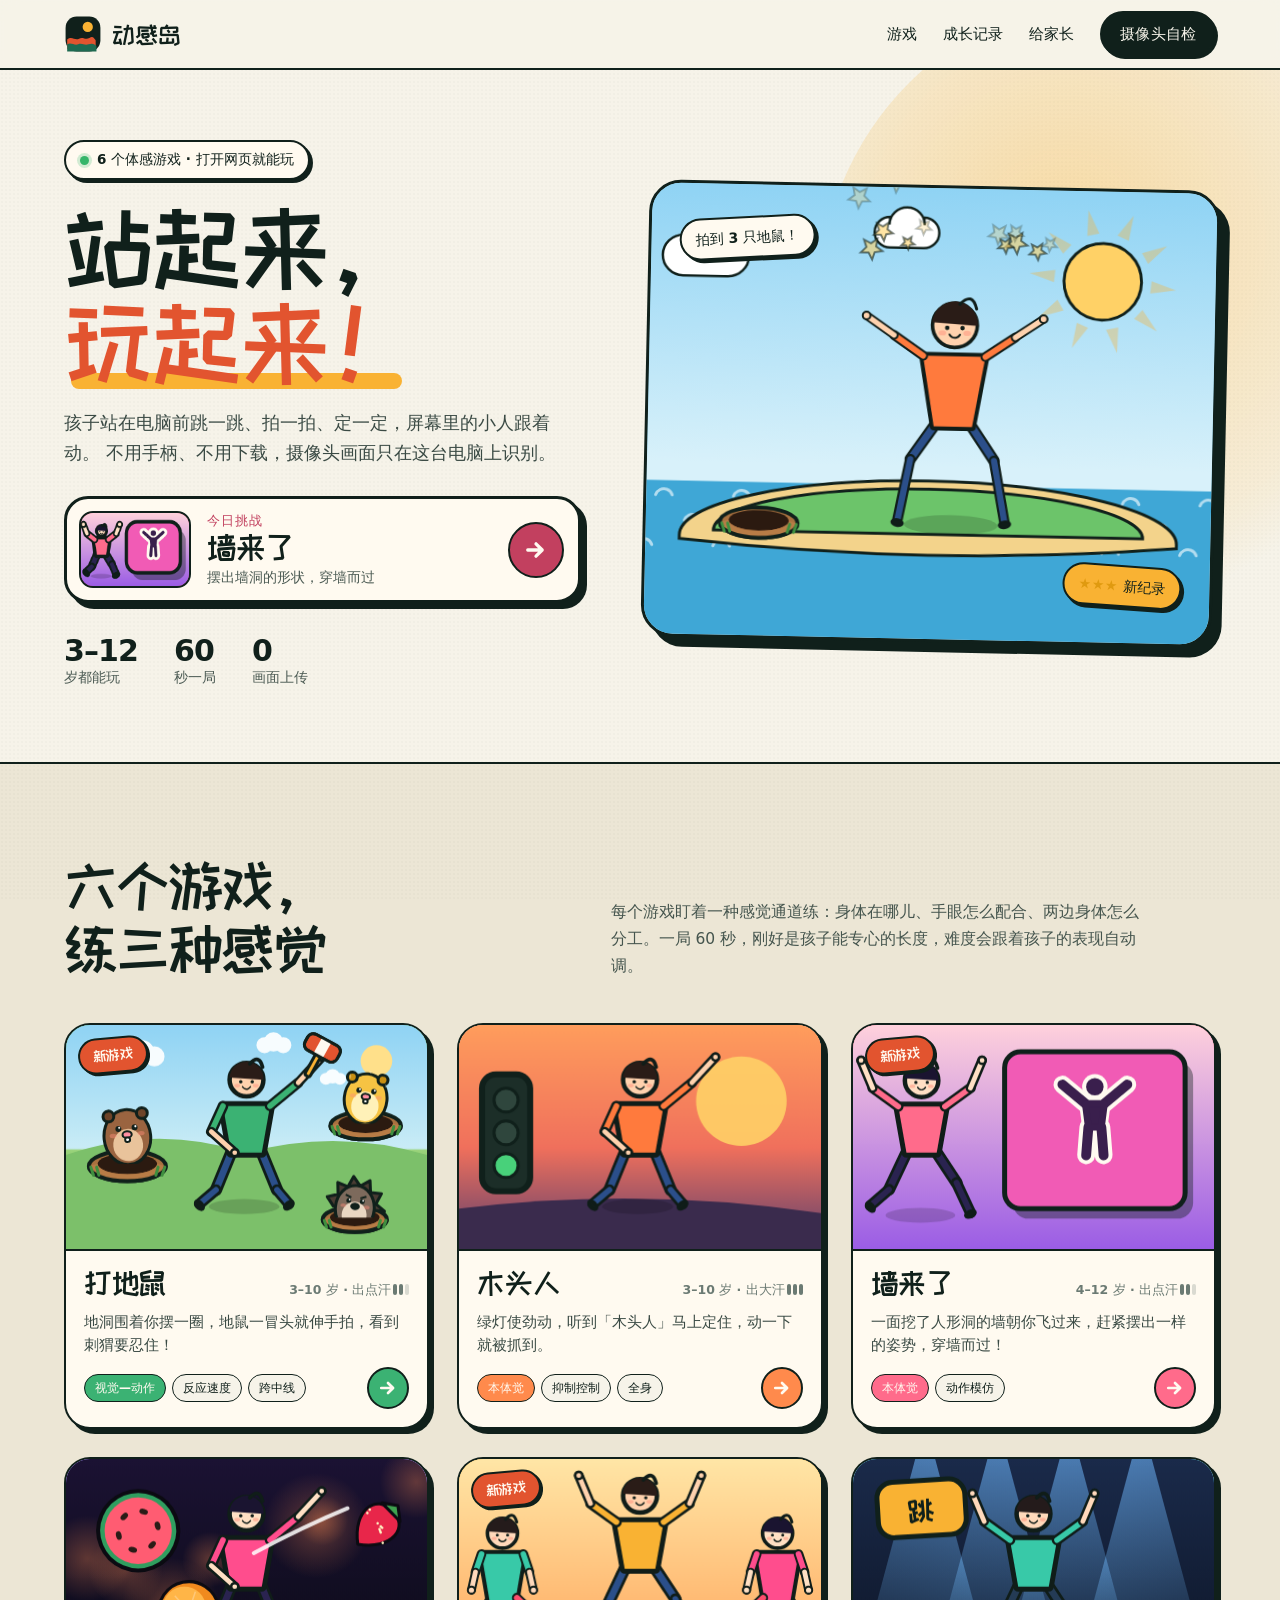
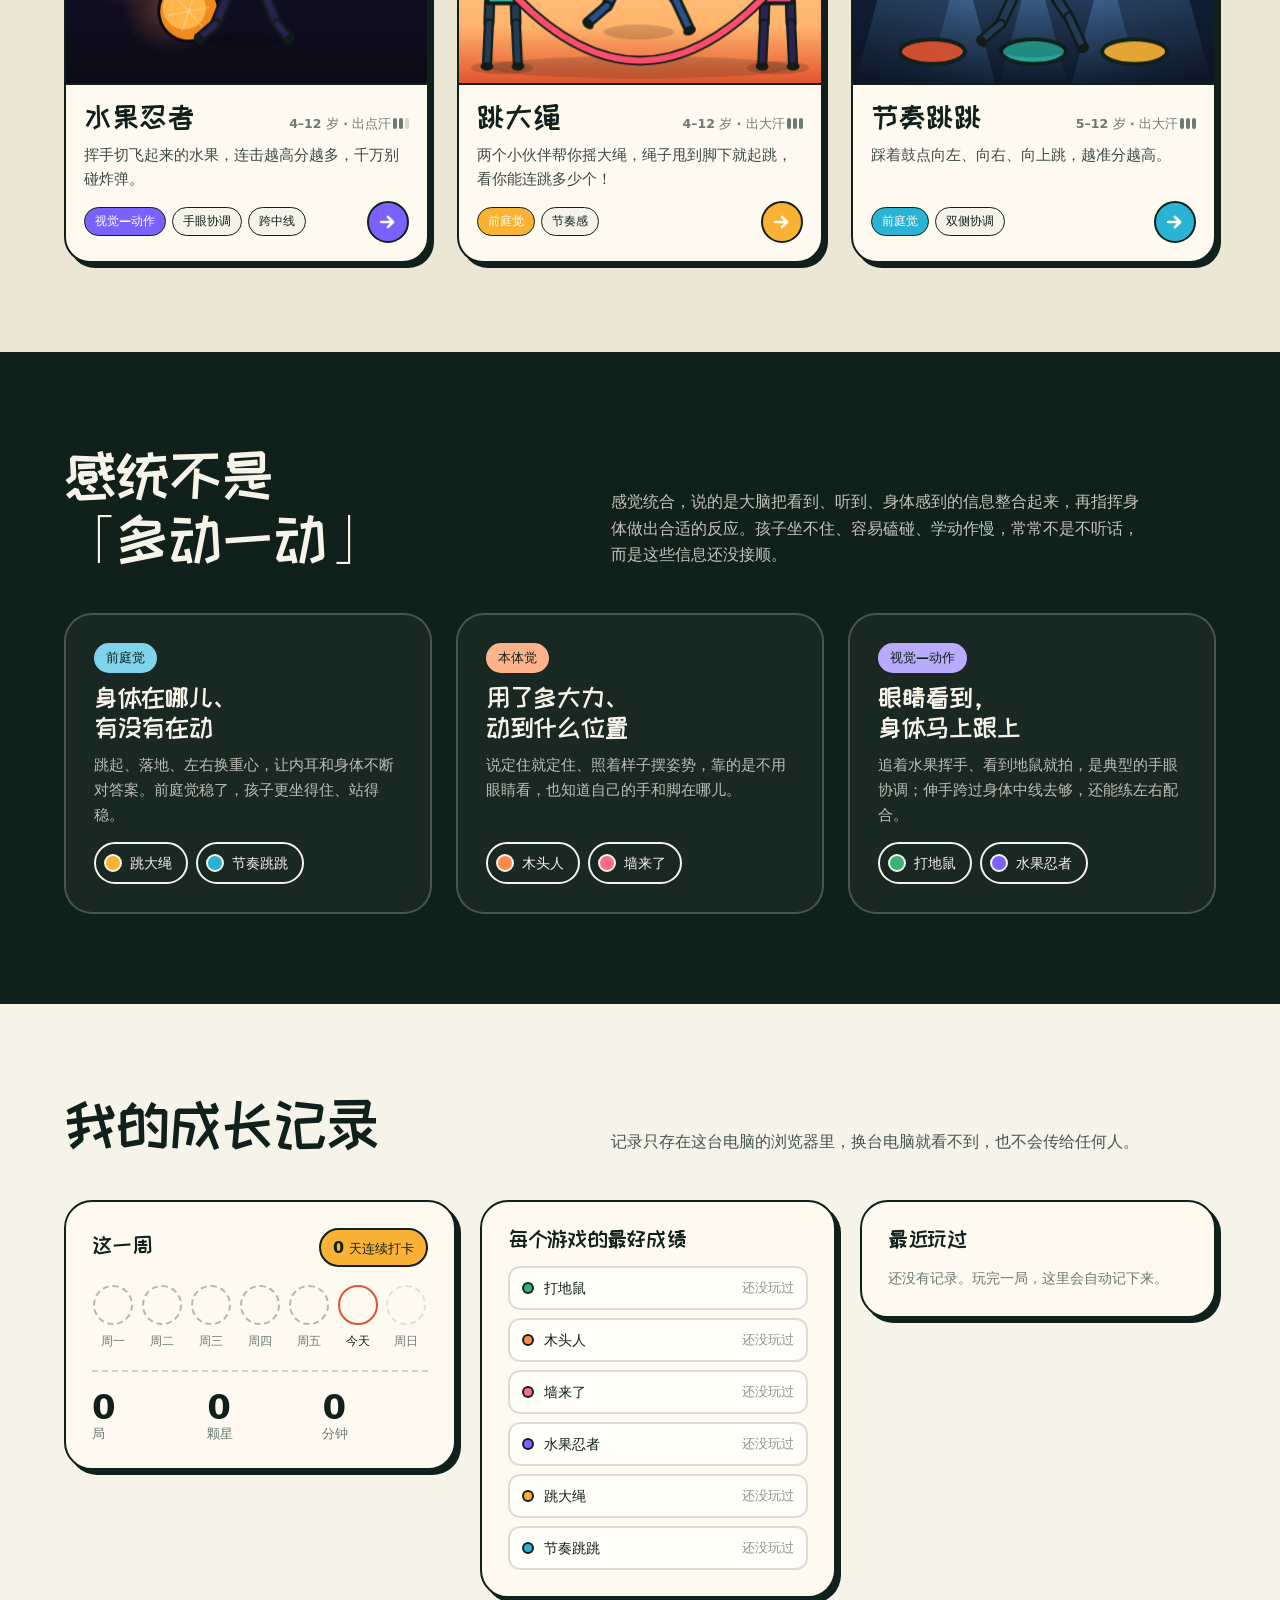
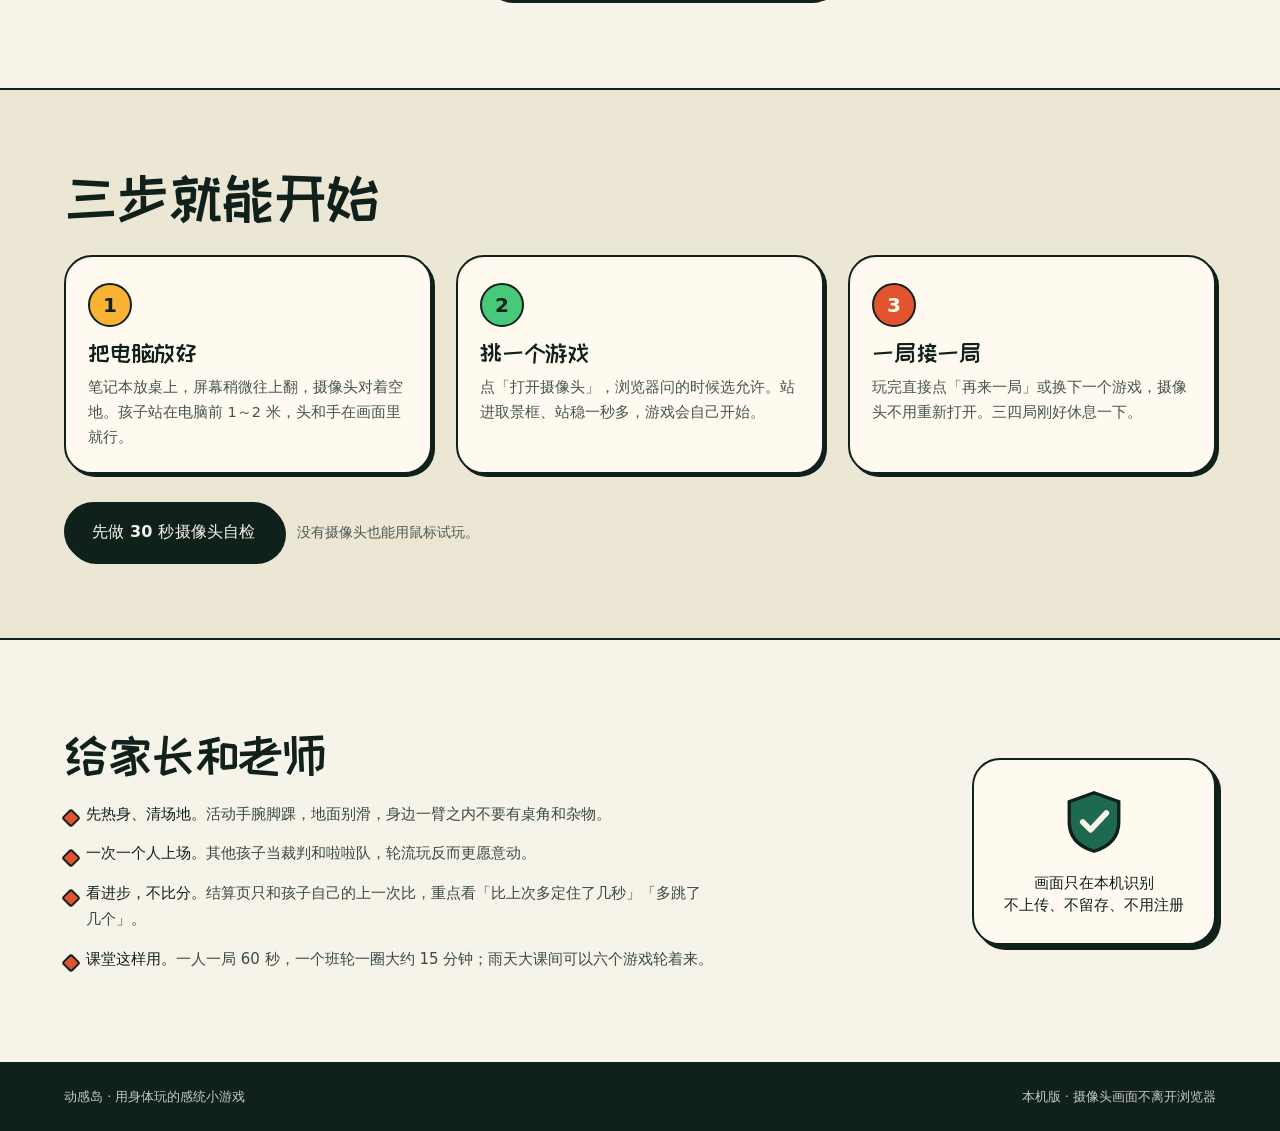
<file: index.html>
<!DOCTYPE html>
<html lang="zh-CN">
<head>
<meta charset="utf-8">
<meta name="viewport" content="width=device-width, initial-scale=1">
<title>动感岛 · 用身体玩的感统小游戏</title>
<meta name="description" content="六个用摄像头玩的儿童体感游戏：打地鼠、木头人、墙来了、水果忍者、跳大绳、节奏跳跳。练平衡、协调、节奏和自我控制，打开网页就能玩，画面只在本机识别。">
<meta name="theme-color" content="#f6f3e9">
<link rel="icon" href="./assets/favicon.svg" type="image/svg+xml">
<link rel="stylesheet" href="./css/font.css">
<link rel="stylesheet" href="./css/base.css">
<link rel="stylesheet" href="./css/home.css">
</head>
<body class="home">

<header class="topbar">
  <div class="wrap topbar__inner">
    <a class="logo" href="./index.html" aria-label="动感岛首页">
      <svg class="logo__mark" viewBox="0 0 48 48" aria-hidden="true">
        <rect x="2" y="2" width="44" height="44" rx="14" fill="#10201b"/>
        <circle cx="30" cy="15" r="6.5" fill="#f9b233"/>
        <path d="M4 31c6-5 10 2 15-1s8 2 13-1 6 1 8 3v11H4z" fill="#e2542f"/>
        <path d="M4 37c5-3 9 2 14 0s8 2 13 0 8 0 10 2v7H4z" fill="#1e6a51"/>
      </svg>
      <span>动感岛</span>
    </a>
    <nav class="topbar__nav" aria-label="主导航">
      <a href="#games">游戏</a>
      <a href="#records">成长记录</a>
      <a href="#parents">给家长</a>
      <a class="btn btn--sm btn--ink" href="./check.html">摄像头自检</a>
    </nav>
  </div>
</header>

<main>

  <!-- ============ HERO ============ -->
  <section class="hero">
    <div class="wrap hero__grid">
      <div class="hero__copy">
        <span class="hero__kicker"><i></i>6 个体感游戏 · 打开网页就能玩</span>
        <h1 class="hero__title">站起来，<br><em>玩起来！</em></h1>
        <p class="hero__lede">
          孩子站在电脑前跳一跳、拍一拍、定一定，屏幕里的小人跟着动。
          不用手柄、不用下载，摄像头画面只在这台电脑上识别。
        </p>

        <a class="today" id="today" href="./play.html">
          <span class="today__art"><canvas aria-hidden="true"></canvas></span>
          <span class="today__txt">
            <small>今日挑战</small>
            <b id="today-name">打地鼠</b>
            <span id="today-desc">拍拍地鼠，看谁出手快</span>
          </span>
          <span class="today__go" aria-hidden="true">
            <svg width="22" height="22" viewBox="0 0 16 16"><path d="M2 8h10M8 3.5L12.5 8 8 12.5" fill="none" stroke="currentColor" stroke-width="2.4" stroke-linecap="round" stroke-linejoin="round"/></svg>
          </span>
        </a>

        <ul class="hero__facts">
          <li><b>3–12</b>岁都能玩</li>
          <li><b>60</b>秒一局</li>
          <li><b>0</b>画面上传</li>
        </ul>
      </div>

      <div class="hero__stage">
        <div class="stage">
          <canvas id="hero-canvas" aria-hidden="true"></canvas>
          <span class="stage__chip stage__chip--a">拍到 3 只地鼠！</span>
          <span class="stage__chip stage__chip--b"><b>★★★</b> 新纪录</span>
        </div>
      </div>
    </div>
  </section>

  <!-- ============ GAMES ============ -->
  <section class="games" id="games">
    <div class="wrap">
      <div class="sec-head">
        <h2>六个游戏，<br>练三种感觉</h2>
        <p>每个游戏盯着一种感觉通道练：身体在哪儿、手眼怎么配合、两边身体怎么分工。一局 60 秒，刚好是孩子能专心的长度，难度会跟着孩子的表现自动调。</p>
      </div>
      <div class="game-grid" id="game-grid"></div>
    </div>
  </section>

  <!-- ============ SENSES ============ -->
  <section class="senses" id="senses">
    <div class="wrap">
      <div class="sec-head sec-head--light">
        <h2>感统不是<br>「多动一动」</h2>
        <p>感觉统合，说的是大脑把看到、听到、身体感到的信息整合起来，再指挥身体做出合适的反应。孩子坐不住、容易磕碰、学动作慢，常常不是不听话，而是这些信息还没接顺。</p>
      </div>
      <div class="senses__grid" id="senses-grid"></div>
    </div>
  </section>

  <!-- ============ RECORDS ============ -->
  <section class="records" id="records">
    <div class="wrap">
      <div class="sec-head">
        <h2>我的成长记录</h2>
        <p>记录只存在这台电脑的浏览器里，换台电脑就看不到，也不会传给任何人。</p>
      </div>

      <div class="records__grid">
        <div class="card week">
          <div class="week__head">
            <h3>这一周</h3>
            <span class="streak" id="streak"><b>0</b> 天连续打卡</span>
          </div>
          <ol class="week__days" id="week-days"></ol>
          <div class="week__stats">
            <div><b id="stat-week">0</b><span>局</span></div>
            <div><b id="stat-stars">0</b><span>颗星</span></div>
            <div><b id="stat-time">0</b><span>分钟</span></div>
          </div>
        </div>

        <div class="card bests">
          <h3>每个游戏的最好成绩</h3>
          <ul class="bests__list" id="bests-list"></ul>
        </div>

        <div class="card recent">
          <h3>最近玩过</h3>
          <ul class="recent__list" id="recent-list"></ul>
          <p class="recent__empty" id="recent-empty">还没有记录。玩完一局，这里会自动记下来。</p>
        </div>
      </div>
    </div>
  </section>

  <!-- ============ HOW ============ -->
  <section class="how">
    <div class="wrap">
      <div class="sec-head sec-head--tight">
        <h2>三步就能开始</h2>
      </div>
      <div class="how__steps">
        <article>
          <span class="how__num">1</span>
          <h3>把电脑放好</h3>
          <p>笔记本放桌上，屏幕稍微往上翻，摄像头对着空地。孩子站在电脑前 1～2 米，头和手在画面里就行。</p>
        </article>
        <article>
          <span class="how__num">2</span>
          <h3>挑一个游戏</h3>
          <p>点「打开摄像头」，浏览器问的时候选允许。站进取景框、站稳一秒多，游戏会自己开始。</p>
        </article>
        <article>
          <span class="how__num">3</span>
          <h3>一局接一局</h3>
          <p>玩完直接点「再来一局」或换下一个游戏，摄像头不用重新打开。三四局刚好休息一下。</p>
        </article>
      </div>
      <div class="how__cta">
        <a class="btn btn--ink" href="./check.html">先做 30 秒摄像头自检</a>
        <span>没有摄像头也能用鼠标试玩。</span>
      </div>
    </div>
  </section>

  <!-- ============ PARENTS ============ -->
  <section class="note" id="parents">
    <div class="wrap note__inner">
      <div>
        <h2>给家长和老师</h2>
        <ul class="note__list">
          <li><b>先热身、清场地。</b>活动手腕脚踝，地面别滑，身边一臂之内不要有桌角和杂物。</li>
          <li><b>一次一个人上场。</b>其他孩子当裁判和啦啦队，轮流玩反而更愿意动。</li>
          <li><b>看进步，不比分。</b>结算页只和孩子自己的上一次比，重点看「比上次多定住了几秒」「多跳了几个」。</li>
          <li><b>课堂这样用。</b>一人一局 60 秒，一个班轮一圈大约 15 分钟；雨天大课间可以六个游戏轮着来。</li>
        </ul>
      </div>
      <div class="note__badge">
        <svg viewBox="0 0 64 64" aria-hidden="true">
          <path d="M32 6l22 8v18c0 14-9 22-22 26C19 54 10 46 10 32V14z" fill="#1e6a51" stroke="#10201b" stroke-width="3"/>
          <path d="M22 32l7 7 14-15" fill="none" stroke="#f6f3e9" stroke-width="5" stroke-linecap="round" stroke-linejoin="round"/>
        </svg>
        <p>画面只在本机识别<br>不上传、不留存、不用注册</p>
      </div>
    </div>
  </section>

</main>

<footer class="foot">
  <div class="wrap foot__inner">
    <span>动感岛 · 用身体玩的感统小游戏</span>
    <span>本机版 · 摄像头画面不离开浏览器</span>
  </div>
</footer>

<script type="module" src="./js/home.js"></script>
</body>
</html>
</file>
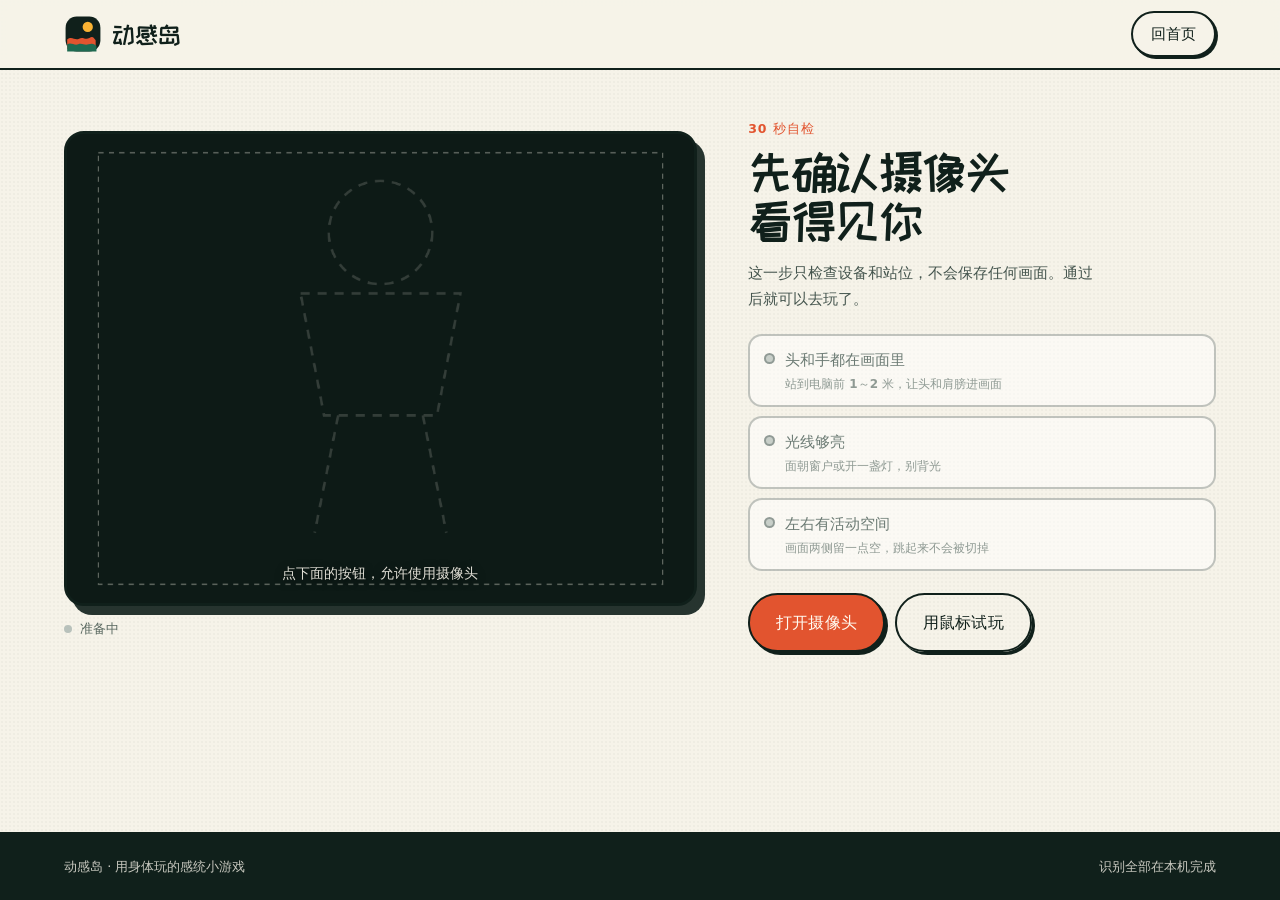
<file: check.html>
<!DOCTYPE html>
<html lang="zh-CN">
<head>
<meta charset="utf-8">
<meta name="viewport" content="width=device-width, initial-scale=1">
<title>摄像头自检 · 动感岛</title>
<meta name="theme-color" content="#10201b">
<link rel="icon" href="./assets/favicon.svg" type="image/svg+xml">
<link rel="stylesheet" href="./css/font.css">
<link rel="stylesheet" href="./css/base.css">
<link rel="stylesheet" href="./css/home.css">
<link rel="stylesheet" href="./css/check.css">
</head>
<body class="checkpage">

<header class="topbar">
  <div class="wrap topbar__inner">
    <a class="logo" href="./index.html">
      <svg class="logo__mark" viewBox="0 0 48 48" aria-hidden="true">
        <rect x="2" y="2" width="44" height="44" rx="14" fill="#10201b"/>
        <circle cx="30" cy="15" r="6.5" fill="#f9b233"/>
        <path d="M4 31c6-5 10 2 15-1s8 2 13-1 6 1 8 3v11H4z" fill="#e2542f"/>
        <path d="M4 37c5-3 9 2 14 0s8 2 13 0 8 0 10 2v7H4z" fill="#1e6a51"/>
      </svg>
      <span>动感岛</span>
    </a>
    <a class="btn btn--sm" href="./index.html">回首页</a>
  </div>
</header>

<main class="check__main">
  <div class="wrap check__grid">
    <section class="check__stage">
      <div class="preview">
        <canvas id="preview" width="960" height="720"></canvas>
        <div class="preview__hint" id="preview-hint">点下面的按钮，允许使用摄像头</div>
      </div>
      <div class="preview__foot">
        <span class="dot" id="live-dot"></span>
        <span id="fps">准备中</span>
      </div>
    </section>

    <section class="check__panel">
      <p class="kicker">30 秒自检</p>
      <h1>先确认摄像头<br>看得见你</h1>
      <p class="lede">这一步只检查设备和站位，不会保存任何画面。通过后就可以去玩了。</p>

      <ul class="checks checks--big">
        <li class="check" data-check="body"><span class="check__dot"></span><div><b>头和手都在画面里</b><small id="tip-body">站到电脑前 1～2 米，让头和肩膀进画面</small></div></li>
        <li class="check" data-check="light"><span class="check__dot"></span><div><b>光线够亮</b><small id="tip-light">面朝窗户或开一盏灯，别背光</small></div></li>
        <li class="check" data-check="space"><span class="check__dot"></span><div><b>左右有活动空间</b><small id="tip-space">画面两侧留一点空，跳起来不会被切掉</small></div></li>
      </ul>

      <div class="check__actions">
        <a class="btn btn--primary" id="btn-go" href="./index.html#games" hidden>都通过了，去挑游戏</a>
        <button class="btn btn--primary" id="btn-enable">打开摄像头</button>
        <a class="btn btn--ghost" href="./play.html?game=freeze&mode=mouse">用鼠标试玩</a>
      </div>
      <p class="check__err" id="err" hidden></p>
    </section>
  </div>
</main>

<footer class="foot">
  <div class="wrap foot__inner">
    <span>动感岛 · 用身体玩的感统小游戏</span>
    <span>识别全部在本机完成</span>
  </div>
</footer>

<script type="module" src="./js/check.js"></script>
</body>
</html>
</file>
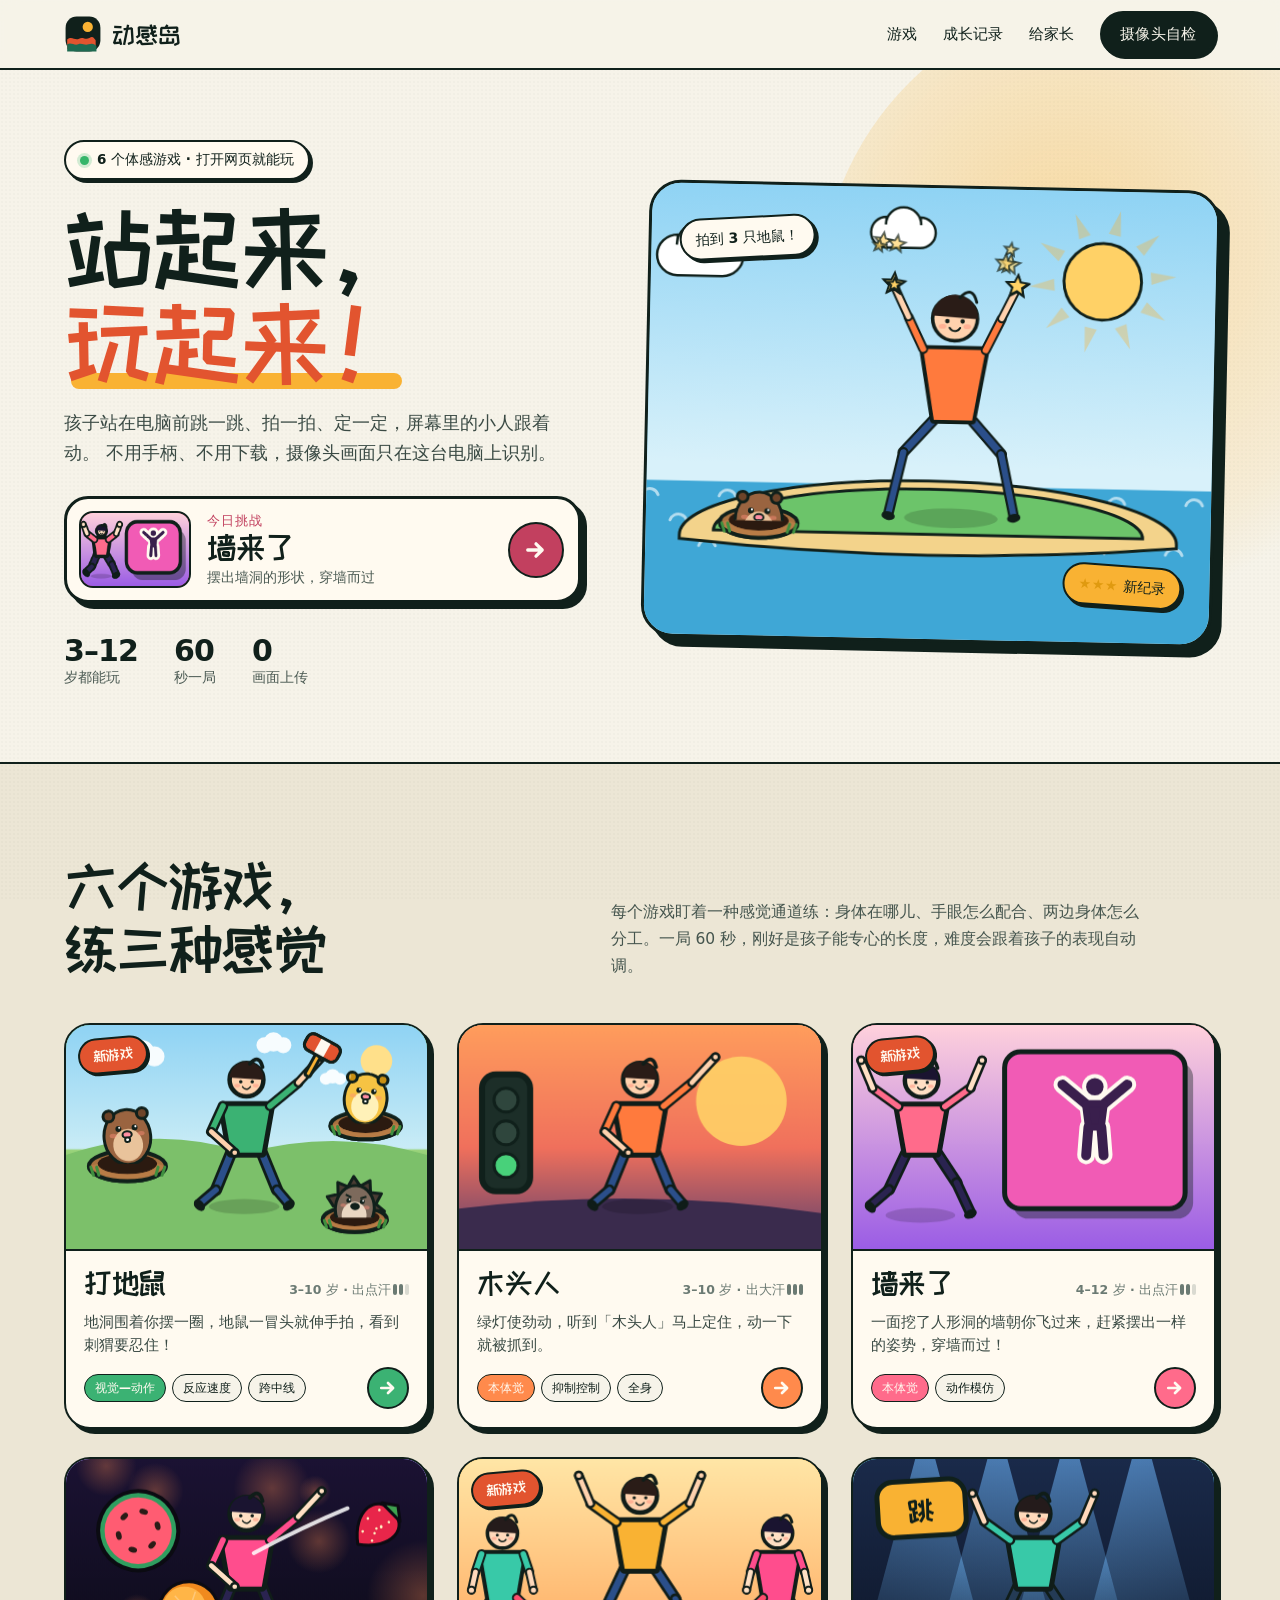
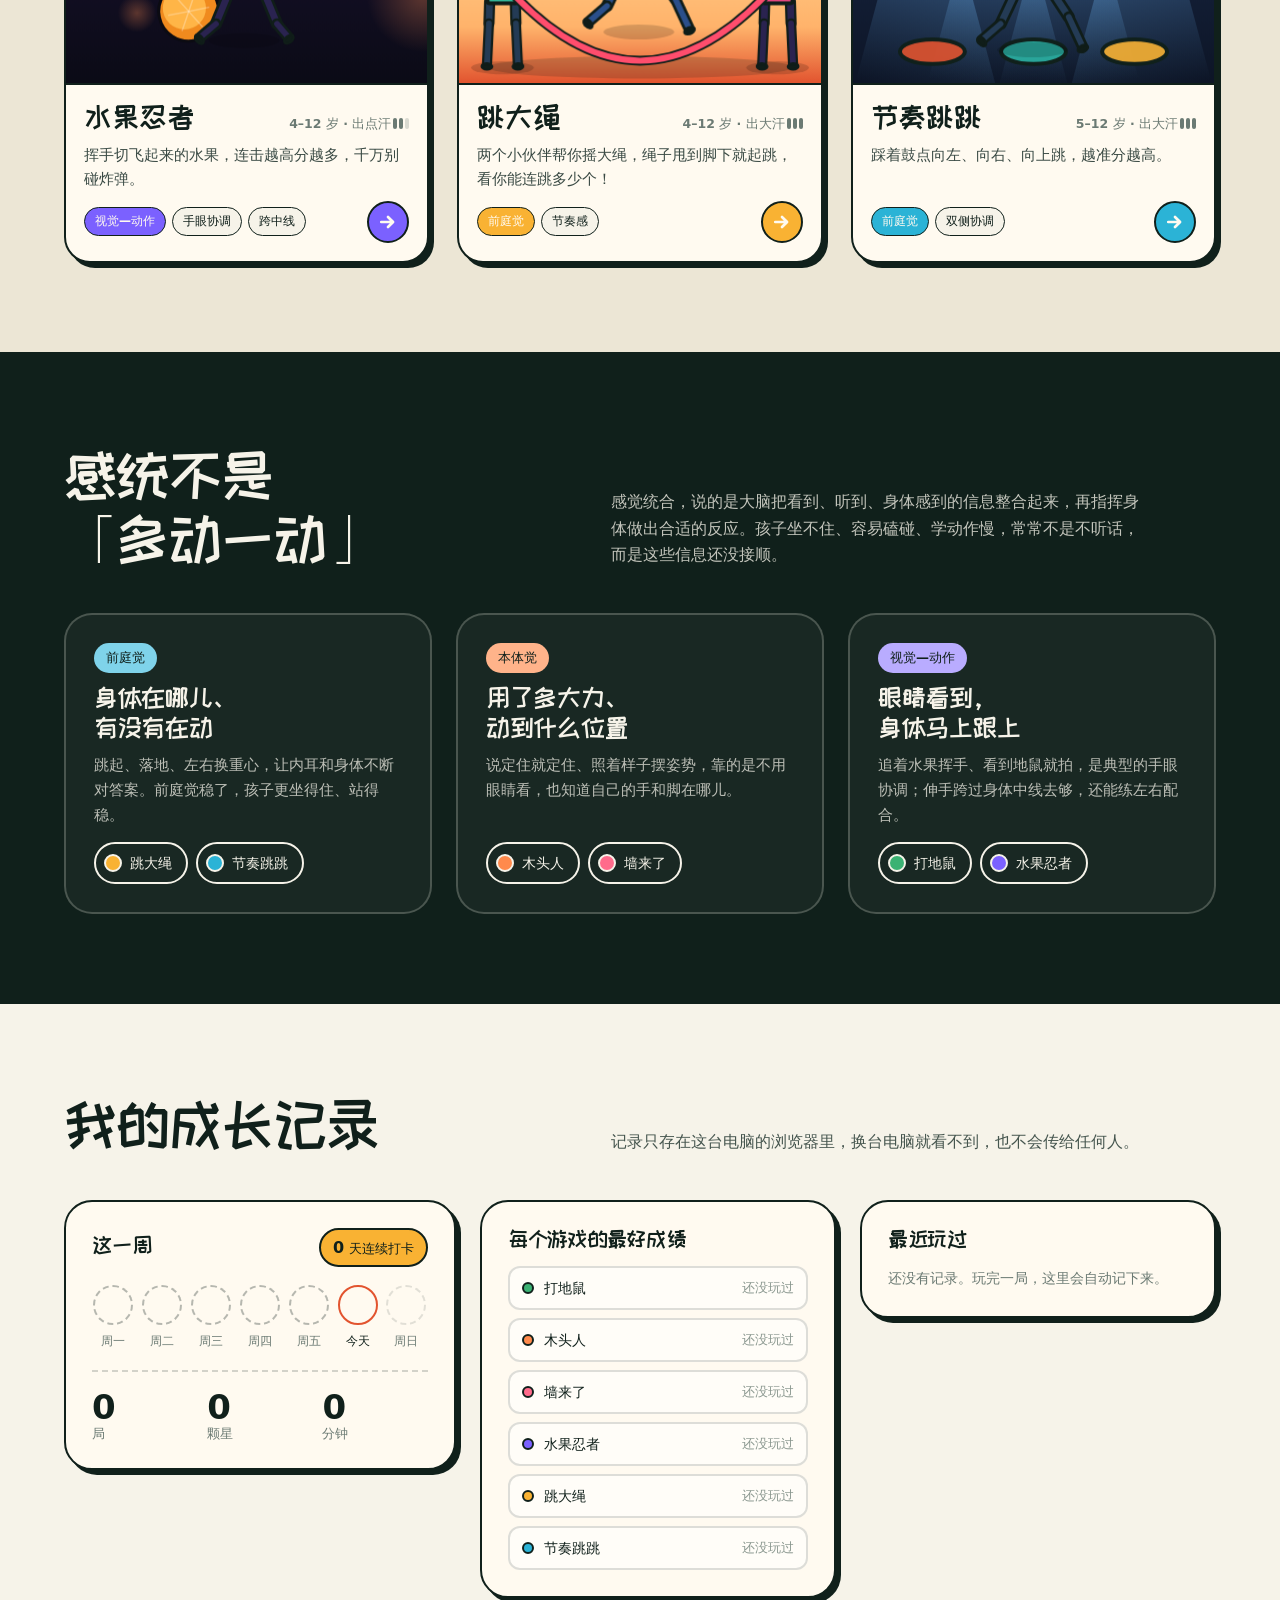
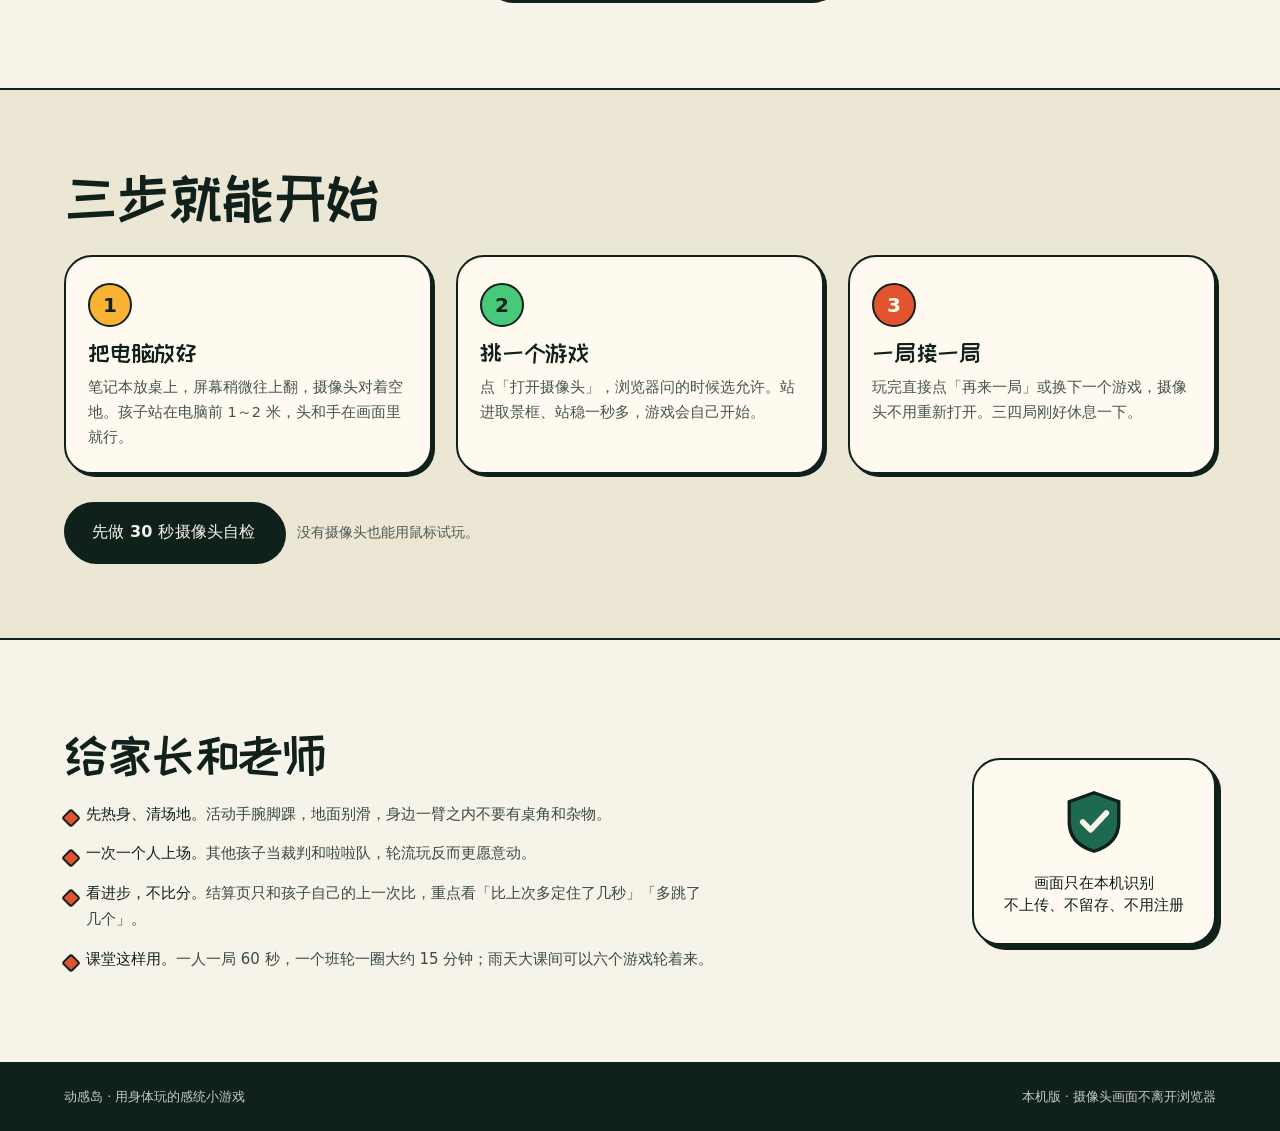
<file: play.html>
<!DOCTYPE html>
<html lang="zh-CN">
<head>
<meta charset="utf-8">
<meta name="viewport" content="width=device-width, initial-scale=1, viewport-fit=cover">
<title>动感岛 · 正在玩</title>
<meta name="theme-color" content="#10201b">
<link rel="icon" href="./assets/favicon.svg" type="image/svg+xml">
<link rel="stylesheet" href="./css/font.css">
<link rel="stylesheet" href="./css/base.css">
<link rel="stylesheet" href="./css/game.css">
</head>
<body class="game-page">

<video id="cam" playsinline muted autoplay aria-hidden="true"></video>
<canvas id="scene" aria-label="游戏画面"></canvas>

<header class="hud" id="hud">
  <div class="hud__left">
    <a class="icon-btn" id="btn-back" href="./index.html" aria-label="返回首页">
      <svg viewBox="0 0 24 24" width="20" height="20" aria-hidden="true"><path d="M15 5l-7 7 7 7" fill="none" stroke="currentColor" stroke-width="2.4" stroke-linecap="round" stroke-linejoin="round"/></svg>
    </a>
    <div class="hud__title">
      <b id="hud-name">动感岛</b>
      <span id="hud-tag"></span>
    </div>
  </div>

  <div class="hud__mid">
    <div class="starbar" id="starbar" role="progressbar" aria-label="星星进度" aria-valuemin="0" aria-valuemax="100" aria-valuenow="0">
      <div class="starbar__track"><div class="starbar__fill" id="starbar-fill"></div></div>
      <span class="starbar__star" data-i="0"></span>
      <span class="starbar__star" data-i="1"></span>
      <span class="starbar__star" data-i="2"></span>
    </div>
  </div>

  <div class="hud__right">
    <div class="score-box">
      <span class="score-box__num" id="score">0</span>
      <span class="score-box__unit" id="score-unit">分</span>
    </div>
    <div class="clock" id="clock" role="timer" aria-label="本局剩余时间">
      <svg viewBox="0 0 44 44" aria-hidden="true">
        <circle class="clock__bg" cx="22" cy="22" r="18"/>
        <circle class="clock__ring" id="clock-ring" cx="22" cy="22" r="18" pathLength="100"/>
      </svg>
      <span id="timer-num">60</span>
    </div>
    <div class="lives" id="lives" aria-label="剩余机会"></div>
    <button class="icon-btn" id="btn-sound" aria-label="声音开关" aria-pressed="true">
      <svg viewBox="0 0 24 24" width="20" height="20" aria-hidden="true"><path d="M4 9h3l4-3.5v13L7 15H4z" fill="currentColor"/><path class="wave" d="M15 9a4 4 0 010 6M17.5 6.5a7.5 7.5 0 010 11" fill="none" stroke="currentColor" stroke-width="1.8" stroke-linecap="round"/></svg>
    </button>
    <button class="icon-btn" id="btn-pause" aria-label="暂停">
      <svg viewBox="0 0 24 24" width="20" height="20" aria-hidden="true"><rect x="7" y="5" width="3.6" height="14" rx="1.2" fill="currentColor"/><rect x="13.4" y="5" width="3.6" height="14" rx="1.2" fill="currentColor"/></svg>
    </button>
  </div>
</header>

<div class="subtitle" id="subtitle" aria-live="polite"></div>
<div class="star-toast" id="star-toast" aria-live="polite"></div>

<div class="countdown" id="countdown" aria-hidden="true"><span id="countdown-num">3</span></div>

<div class="overlay" id="overlay">

  <!-- 游戏介绍 -->
  <section class="panel panel--intro" data-panel="intro">
    <div class="panel__art" id="intro-art"></div>
    <div class="panel__body">
      <div class="intro__chips" id="intro-chips"></div>
      <h1 class="panel__title" id="intro-title">动感岛</h1>
      <p class="panel__desc" id="intro-desc"></p>
      <ol class="howto" id="intro-howto"></ol>
      <div class="panel__actions">
        <button class="btn btn--primary btn--lg" id="btn-camera">打开摄像头，开始</button>
        <button class="btn btn--ghost btn--lg" id="btn-mock">没有摄像头？用鼠标试玩</button>
      </div>
      <p class="panel__note" id="intro-note">画面只在这台电脑上识别，不上传、不保存。</p>
    </div>
  </section>

  <!-- 加载中 -->
  <section class="panel panel--mini" data-panel="loading">
    <div class="loader"><i></i><i></i><i></i></div>
    <p class="panel__desc" id="loading-text">正在准备摄像头和动作识别…</p>
  </section>

  <!-- 暂停 -->
  <section class="panel panel--mini" data-panel="pause">
    <h2 class="panel__title panel__title--sm">先歇一会儿</h2>
    <p class="panel__desc">休息的时候可以喝口水，活动一下手腕和脚踝。</p>
    <div class="panel__actions">
      <button class="btn btn--primary" id="btn-resume">继续</button>
      <button class="btn btn--ghost" id="btn-quit">结束这一局</button>
    </div>
  </section>

  <!-- 结算 -->
  <section class="panel panel--result" data-panel="result">
    <div class="result__head">
      <p class="panel__kicker" id="result-kicker"></p>
      <div class="record-ribbon" id="result-record" hidden>新纪录！</div>
      <h2 class="panel__title" id="result-title"></h2>
      <div class="stars" id="result-stars" aria-label="星级"></div>
      <p class="result__score"><b id="result-score">0</b><span id="result-unit">分</span><em id="result-best"></em></p>
      <p class="panel__desc" id="result-desc"></p>
    </div>
    <div class="result__body">
      <ul class="metrics" id="result-metrics"></ul>
      <div class="sensory" id="result-sensory">
        <h3>这一局练到了</h3>
        <div class="sensory__rows" id="sensory-rows"></div>
      </div>
    </div>
    <p class="tip" id="result-tip"></p>
    <div class="panel__actions result__actions">
      <button class="btn btn--primary btn--lg" id="btn-again">再来一局</button>
      <a class="btn btn--ghost" href="./index.html">回首页</a>
    </div>
    <div class="next">
      <h3>接着玩</h3>
      <div class="next__list" id="next-games"></div>
    </div>
  </section>

</div>

<div class="setupbar" id="setupbar" hidden>
  <div class="setupbar__status">
    <b id="setup-title">站到框里</b>
    <span id="setup-hint">让头和手都在画面里就行，不用退很远</span>
    <ul class="setupbar__checks" id="setup-checks">
      <li data-check="body"><i></i>头和手入镜</li>
      <li data-check="light"><i></i>光线够亮</li>
      <li data-check="space"><i></i>左右有空间</li>
    </ul>
  </div>
  <div class="setupbar__actions">
    <button class="btn btn--ghost btn--sm" id="btn-mock2" hidden>用鼠标试玩</button>
    <button class="btn btn--primary btn--lg btn--hold" id="btn-start"><span>开始游戏</span></button>
  </div>
</div>

<div class="rotate-hint" id="rotate-hint">把手机横过来玩更宽敞</div>

<script type="module" src="./js/play.js"></script>
</body>
</html>
</file>
<file: css/font.css>
/* 标题字：站酷快乐体（ZCOOL KuaiLe）
   只包含本站用到的 748 个汉字和常用标点，来源 Google Fonts，SIL Open Font License 1.1。
   新加文案后如果标题里出现系统黑体的字，说明子集缺字，需要重新生成（见 README「标题字子集」）。 */

@font-face {
  font-family: "KuaiLe";
  src: url("../assets/fonts/zcool-kuaile-subset.woff2") format("woff2");
  font-weight: 400;
  font-style: normal;
  font-display: swap;
}
</file>
<file: css/base.css>
/* 动感岛 · 基础样式
   视觉方向：运动场海报 —— 纸白底、墨绿块面、跑道红、太阳黄。
   粗描边 + 硬投影，所有形状都像从纸上剪下来贴上去的。 */

:root {
  --ink: #10201b;
  --ink-soft: #22362f;
  --paper: #f6f3e9;
  --paper-2: #ece6d5;
  --track: #e2542f;
  --track-deep: #b93a1d;
  --sun: #f9b233;
  --field: #1e6a51;
  --sky: #a9d6e0;
  --grape: #6a5ae0;
  --cream: #fffaf0;

  --line: 2px solid var(--ink);
  --shadow: 5px 5px 0 var(--ink);
  --shadow-sm: 3px 3px 0 var(--ink);
  --radius: 18px;
  --radius-lg: 28px;

  --font-ui: "MiSans", "HarmonyOS Sans SC", "PingFang SC", "Hiragino Sans GB",
    "Microsoft YaHei", system-ui, -apple-system, "Segoe UI", sans-serif;
  --font-display: "KuaiLe", "MiSans", "HarmonyOS Sans SC", "PingFang SC",
    "Microsoft YaHei", system-ui, sans-serif;
  --font-num: "Bahnschrift", "DIN Alternate", "Arial Black", var(--font-ui);

  --page-x: clamp(20px, 5vw, 64px);
  --ease: cubic-bezier(0.22, 1, 0.36, 1);
}

* { box-sizing: border-box; }

[hidden] { display: none !important; }

html, body {
  margin: 0;
  padding: 0;
}

html { -webkit-text-size-adjust: 100%; }

body {
  font-family: var(--font-ui);
  font-size: 16.5px;
  line-height: 1.72;
  color: var(--ink);
  background: var(--paper);
  -webkit-font-smoothing: antialiased;
  overflow-x: hidden;
  font-synthesis-weight: none;
}

body::before {
  /* 极淡的纸纹，避免大面积纯色发闷 */
  content: "";
  position: fixed;
  inset: 0;
  pointer-events: none;
  z-index: 0;
  opacity: 0.5;
  background-image: radial-gradient(rgba(16, 32, 27, 0.055) 1px, transparent 1.1px);
  background-size: 4px 4px;
}

h1, h2, h3, h4 {
  font-family: var(--font-display);
  margin: 0;
  font-weight: 400;
  font-synthesis-weight: none;
  letter-spacing: -0.01em;
  line-height: 1.08;
  text-wrap: balance;
}

p { margin: 0; }

a { color: inherit; }

button, input {
  font: inherit;
  color: inherit;
}

img, svg, canvas { display: block; max-width: 100%; }

::selection {
  background: var(--sun);
  color: var(--ink);
}

:focus-visible {
  outline: 3px solid var(--track);
  outline-offset: 3px;
  border-radius: 6px;
}

.wrap {
  width: min(1240px, 100% - var(--page-x) * 2);
  margin-inline: auto;
  position: relative;
  z-index: 1;
}

/* ---------- 按钮 ---------- */
.btn {
  display: inline-flex;
  align-items: center;
  justify-content: center;
  gap: 10px;
  padding: 14px 26px;
  border: var(--line);
  border-radius: 999px;
  background: var(--paper);
  color: var(--ink);
  font-weight: 800;
  font-size: 16px;
  letter-spacing: 0.01em;
  text-decoration: none;
  cursor: pointer;
  box-shadow: var(--shadow-sm);
  transition: transform 0.16s var(--ease), box-shadow 0.16s var(--ease), background 0.16s;
}

.btn:hover {
  transform: translate(-1px, -2px);
  box-shadow: 5px 6px 0 var(--ink);
}

.btn:active {
  transform: translate(2px, 2px);
  box-shadow: 1px 1px 0 var(--ink);
}

.btn--primary {
  background: var(--track);
  color: var(--cream);
}

.btn--ink {
  background: var(--ink);
  color: var(--paper);
}

.btn--ghost {
  background: transparent;
}

.btn--sm {
  padding: 9px 18px;
  font-size: 14.5px;
  box-shadow: 2px 2px 0 var(--ink);
}

/* ---------- 标签 ---------- */
.chip {
  display: inline-flex;
  align-items: center;
  gap: 6px;
  padding: 5px 12px;
  border: 1.5px solid var(--ink);
  border-radius: 999px;
  font-size: 13px;
  font-weight: 700;
  background: var(--cream);
  white-space: nowrap;
}

.chip--sun { background: var(--sun); }
.chip--track { background: var(--track); color: var(--cream); border-color: var(--ink); }
.chip--field { background: var(--field); color: var(--cream); }
.chip--sky { background: var(--sky); }

/* ---------- 品牌标 ---------- */
.logo {
  display: inline-flex;
  align-items: center;
  gap: 10px;
  text-decoration: none;
  font-family: var(--font-display);
  font-weight: 400;
  letter-spacing: 0;
  font-size: 25px;
  line-height: 1;
}

.logo__mark {
  width: 38px;
  height: 38px;
  flex: none;
}

/* ---------- 通用条 ---------- */
.hairline {
  height: 2px;
  background: var(--ink);
  opacity: 0.9;
  border: 0;
  margin: 0;
}

/* ---------- 进入动画 ---------- */
.reveal {
  opacity: 0;
  transform: translateY(14px);
}

.reveal.in {
  opacity: 1;
  transform: none;
  transition: opacity 0.7s var(--ease), transform 0.7s var(--ease);
}

@media (prefers-reduced-motion: reduce) {
  *, *::before, *::after {
    animation-duration: 0.001ms !important;
    animation-iteration-count: 1 !important;
    transition-duration: 0.001ms !important;
    scroll-behavior: auto !important;
  }
  .reveal { opacity: 1; transform: none; }
}
</file>
<file: css/home.css>
/* 首页（自检页也复用顶栏和页脚） */

.home { background: var(--paper); }
.home::before { opacity: 0.35; }

/* ---------------- 顶栏 ---------------- */
.topbar {
  position: sticky;
  top: 0;
  z-index: 50;
  background: rgba(246, 243, 233, 0.92);
  backdrop-filter: saturate(1.2) blur(8px);
  border-bottom: 2px solid var(--ink);
}

.topbar__inner {
  display: flex;
  align-items: center;
  justify-content: space-between;
  height: 68px;
}

.topbar__nav {
  display: flex;
  align-items: center;
  gap: 26px;
  font-size: 14.5px;
  font-weight: 700;
}

.topbar__nav a:not(.btn) {
  text-decoration: none;
  position: relative;
  padding: 4px 0;
}

.topbar__nav a:not(.btn)::after {
  content: "";
  position: absolute;
  left: 0;
  right: 0;
  bottom: 0;
  height: 2px;
  background: var(--track);
  transform: scaleX(0);
  transform-origin: left;
  transition: transform 0.25s var(--ease);
}

.topbar__nav a:not(.btn):hover::after { transform: scaleX(1); }

/* ---------------- 通用：区块标题、卡片 ---------------- */
.sec-head {
  display: grid;
  grid-template-columns: minmax(0, 0.9fr) minmax(0, 1.1fr);
  gap: clamp(20px, 4vw, 64px);
  align-items: end;
  margin-bottom: clamp(26px, 4vw, 44px);
}

.sec-head h2 { font-size: clamp(34px, 4.6vw, 58px); }
.sec-head p { font-size: 15.5px; color: #45554e; max-width: 54ch; }
.sec-head--tight { display: block; margin-bottom: 26px; }
.sec-head--light p { color: rgba(246, 243, 233, 0.78); }

.card {
  background: var(--cream);
  border: 2.5px solid var(--ink);
  border-radius: var(--radius-lg);
  box-shadow: var(--shadow);
  padding: clamp(18px, 2.4vw, 26px);
}

.card h3 { font-size: 22px; margin-bottom: 14px; }

/* ---------------- HERO ---------------- */
.hero {
  position: relative;
  padding: clamp(32px, 5.5vw, 76px) 0 clamp(44px, 6vw, 84px);
  overflow: hidden;
}

.hero::before {
  content: "";
  position: absolute;
  right: -12vw;
  top: -6vw;
  width: 48vw;
  height: 48vw;
  border-radius: 50%;
  background: radial-gradient(circle at 40% 40%, rgba(249, 178, 51, 0.38), rgba(249, 178, 51, 0.1) 60%, rgba(249, 178, 51, 0) 72%);
  pointer-events: none;
}

.hero__grid {
  display: grid;
  grid-template-columns: minmax(0, 0.95fr) minmax(0, 1.05fr);
  gap: clamp(28px, 5vw, 72px);
  align-items: center;
}

.hero__kicker {
  display: inline-flex;
  align-items: center;
  gap: 8px;
  padding: 6px 14px;
  border: 2px solid var(--ink);
  border-radius: 999px;
  background: var(--cream);
  font-size: 13.5px;
  font-weight: 800;
  box-shadow: var(--shadow-sm);
}

.hero__kicker i {
  width: 9px;
  height: 9px;
  border-radius: 50%;
  background: #35b56a;
  box-shadow: 0 0 0 3px rgba(53, 181, 106, 0.22);
  animation: live 1.6s ease-in-out infinite;
}

@keyframes live {
  0%, 100% { box-shadow: 0 0 0 3px rgba(53, 181, 106, 0.22); }
  50% { box-shadow: 0 0 0 7px rgba(53, 181, 106, 0.06); }
}

.hero__title {
  margin: 20px 0 18px;
  font-size: clamp(52px, 7.6vw, 104px);
  line-height: 0.98;
}

.hero__title em {
  font-style: normal;
  color: var(--track);
  position: relative;
  white-space: nowrap;
}

.hero__title em::after {
  content: "";
  position: absolute;
  left: 2%;
  right: 4%;
  bottom: 0.02em;
  height: 0.16em;
  background: var(--sun);
  border-radius: 999px;
  z-index: -1;
}

.hero__lede {
  font-size: clamp(15.5px, 1.4vw, 17.5px);
  color: #3a4a44;
  max-width: 34em;
}

/* 今日挑战：首页最大的按钮 */
.today {
  --c: var(--track);
  display: grid;
  grid-template-columns: auto 1fr auto;
  align-items: center;
  gap: 16px;
  margin-top: 28px;
  padding: 12px 14px 12px 12px;
  max-width: 520px;
  border: 3px solid var(--ink);
  border-radius: 24px;
  background: var(--cream);
  text-decoration: none;
  box-shadow: 6px 6px 0 var(--ink);
  transition: transform 0.16s var(--ease), box-shadow 0.16s var(--ease);
}

.today:hover { transform: translate(-2px, -3px); box-shadow: 8px 9px 0 var(--ink); }
.today:active { transform: translate(3px, 3px); box-shadow: 2px 2px 0 var(--ink); }

.today__art {
  display: block;
  width: 112px;
  aspect-ratio: 16 / 11;
  border: 2.5px solid var(--ink);
  border-radius: 14px;
  overflow: hidden;
  background: var(--c);
}

.today__art canvas { width: 100%; height: 100%; }

.today__txt { display: flex; flex-direction: column; min-width: 0; line-height: 1.25; }
.today__txt small { font-size: 12.5px; font-weight: 800; letter-spacing: 0.08em; color: var(--c); }
.today__txt b { font-family: var(--font-display); font-weight: 400; font-size: clamp(26px, 2.6vw, 32px); line-height: 1.1; margin: 2px 0; }
.today__txt span { font-size: 13.5px; line-height: 1.45; color: #4b5a53; display: -webkit-box; -webkit-box-orient: vertical; -webkit-line-clamp: 2; overflow: hidden; }

.today__go {
  display: grid;
  place-items: center;
  width: 56px;
  height: 56px;
  border: 2.5px solid var(--ink);
  border-radius: 50%;
  background: var(--c);
  color: var(--cream);
}

.hero__facts {
  display: flex;
  gap: clamp(18px, 3vw, 36px);
  list-style: none;
  margin: 30px 0 0;
  padding: 0;
  font-size: 13.5px;
  font-weight: 700;
  color: #4b5a53;
}

.hero__facts li { display: flex; flex-direction: column; line-height: 1.2; }

.hero__facts b {
  font-family: var(--font-num);
  font-size: 30px;
  color: var(--ink);
  letter-spacing: -0.03em;
}

.hero__stage { position: relative; }

.stage {
  position: relative;
  aspect-ratio: 5 / 4;
  border: 3px solid var(--ink);
  border-radius: 32px;
  overflow: hidden;
  background: #9fd8ee;
  box-shadow: 10px 10px 0 var(--ink);
  transform: rotate(1.2deg);
}

.stage canvas { width: 100%; height: 100%; }

.stage__chip {
  position: absolute;
  padding: 7px 14px;
  border: 2.5px solid var(--ink);
  border-radius: 999px;
  background: var(--cream);
  font-weight: 800;
  font-size: 14px;
  box-shadow: 3px 3px 0 var(--ink);
  white-space: nowrap;
}

.stage__chip b { color: #e09a10; letter-spacing: 0.05em; }
.stage__chip--a { left: 5%; top: 7%; transform: rotate(-4deg); animation: bob 3s ease-in-out infinite; }
.stage__chip--b { right: 5%; bottom: 8%; transform: rotate(3deg); background: var(--sun); animation: bob 3.4s 0.6s ease-in-out infinite; }

@keyframes bob {
  0%, 100% { translate: 0 0; }
  50% { translate: 0 -6px; }
}

/* ---------------- 游戏卡 ---------------- */
.games { padding: clamp(48px, 7vw, 96px) 0; border-top: 2px solid var(--ink); background: var(--paper-2); }

.game-grid {
  display: grid;
  grid-template-columns: repeat(3, minmax(0, 1fr));
  gap: clamp(16px, 2.2vw, 28px);
}

.game-card {
  --c: var(--track);
  position: relative;
  display: flex;
  flex-direction: column;
  border: 2.5px solid var(--ink);
  border-radius: 26px;
  background: var(--cream);
  overflow: hidden;
  text-decoration: none;
  box-shadow: var(--shadow);
  transition: transform 0.18s var(--ease), box-shadow 0.18s var(--ease);
}

.game-card:hover { transform: translate(-2px, -4px) rotate(-0.4deg); box-shadow: 8px 10px 0 var(--ink); }
.game-card:active { transform: translate(3px, 3px); box-shadow: 2px 2px 0 var(--ink); }

.game-card__cover {
  position: relative;
  aspect-ratio: 16 / 10;
  border-bottom: 2.5px solid var(--ink);
  background: var(--c);
  overflow: hidden;
}

.game-card__cover canvas { width: 100%; height: 100%; transition: transform 0.5s var(--ease); }
.game-card:hover .game-card__cover canvas { transform: scale(1.04); }

.game-card__new {
  position: absolute;
  top: 12px;
  left: 12px;
  padding: 3px 12px;
  border: 2px solid var(--ink);
  border-radius: 999px;
  background: var(--track);
  color: var(--cream);
  font-family: var(--font-display);
  font-size: 15px;
  box-shadow: 2px 2px 0 var(--ink);
  transform: rotate(-5deg);
}

.game-card__best {
  position: absolute;
  top: 12px;
  right: 12px;
  display: flex;
  gap: 1px;
  padding: 4px 9px;
  border: 2px solid var(--ink);
  border-radius: 999px;
  background: var(--cream);
  box-shadow: 2px 2px 0 var(--ink);
}

.game-card__best svg { width: 17px; height: 17px; }

.game-card__body {
  display: flex;
  flex-direction: column;
  gap: 10px;
  flex: 1;
  padding: 16px 18px 18px;
}

.game-card__title { display: flex; align-items: baseline; justify-content: space-between; gap: 10px; }
.game-card__title h3 { font-size: 30px; }
.game-card__title span { font-size: 12.5px; font-weight: 700; color: #6b7a73; white-space: nowrap; }

.game-card__desc { font-size: 14.5px; line-height: 1.6; color: #3a4a44; flex: 1; }

.game-card__foot { display: flex; align-items: center; justify-content: space-between; gap: 10px; }

.game-card__meta { display: flex; flex-wrap: wrap; gap: 6px; }

.game-card__meta span {
  padding: 3px 10px;
  border: 1.5px solid var(--ink);
  border-radius: 999px;
  font-size: 12px;
  font-weight: 700;
  background: var(--paper);
}

.game-card__meta .is-sense { background: var(--c); color: #fffaf0; }

.game-card__go {
  display: grid;
  place-items: center;
  flex: none;
  width: 42px;
  height: 42px;
  border: 2px solid var(--ink);
  border-radius: 50%;
  background: var(--c);
  color: var(--cream);
  transition: transform 0.2s var(--ease);
}

.game-card:hover .game-card__go { transform: translateX(3px) rotate(-8deg); }

.energy { display: inline-flex; gap: 2px; vertical-align: -1px; margin-left: 2px; }
.energy i { width: 4px; height: 11px; border-radius: 2px; background: currentColor; opacity: 0.25; }
.energy i.on { opacity: 1; }

/* ---------------- 三种感觉 ---------------- */
.senses {
  padding: clamp(52px, 7vw, 100px) 0;
  background: var(--ink);
  color: var(--paper);
  border-top: 2px solid var(--ink);
}

.senses__grid {
  display: grid;
  grid-template-columns: repeat(3, minmax(0, 1fr));
  gap: clamp(14px, 2vw, 24px);
}

.sense {
  display: flex;
  flex-direction: column;
  gap: 10px;
  padding: clamp(20px, 2.4vw, 28px);
  border: 2px solid rgba(246, 243, 233, 0.22);
  border-radius: var(--radius-lg);
  background: rgba(246, 243, 233, 0.04);
}

.sense__tag {
  align-self: flex-start;
  padding: 4px 12px;
  border-radius: 999px;
  font-size: 13px;
  font-weight: 800;
  color: var(--ink);
}

.sense h3 { font-size: 26px; line-height: 1.15; }
.sense p { font-size: 14.5px; color: rgba(246, 243, 233, 0.74); flex: 1; }

.sense__games { display: flex; flex-wrap: wrap; gap: 8px; margin-top: 4px; }

.sense__games a {
  display: inline-flex;
  align-items: center;
  gap: 8px;
  padding: 7px 14px 7px 8px;
  border: 2px solid var(--paper);
  border-radius: 999px;
  text-decoration: none;
  font-weight: 800;
  font-size: 14px;
  transition: background 0.2s, color 0.2s;
}

.sense__games a i { width: 18px; height: 18px; border-radius: 50%; border: 2px solid var(--paper); }
.sense__games a:hover { background: var(--paper); color: var(--ink); }

/* ---------------- 记录 ---------------- */
.records { padding: clamp(52px, 7vw, 96px) 0; }

.records__grid {
  display: grid;
  grid-template-columns: 1.1fr 1fr 1fr;
  gap: clamp(14px, 2vw, 24px);
  align-items: start;
}

.week__head { display: flex; align-items: baseline; justify-content: space-between; gap: 10px; flex-wrap: wrap; }
.week__head h3 { margin-bottom: 0; }

.streak {
  padding: 4px 12px;
  border: 2px solid var(--ink);
  border-radius: 999px;
  background: var(--sun);
  font-size: 13px;
  font-weight: 800;
}

.streak b { font-family: var(--font-num); font-size: 16px; }

.week__days {
  display: grid;
  grid-template-columns: repeat(7, 1fr);
  gap: 6px;
  list-style: none;
  margin: 18px 0;
  padding: 0;
}

.week__days li { display: flex; flex-direction: column; align-items: center; gap: 6px; font-size: 12px; font-weight: 800; color: #6b7a73; }

.week__days i {
  display: grid;
  place-items: center;
  width: 100%;
  max-width: 40px;
  aspect-ratio: 1;
  border: 2px dashed rgba(16, 32, 27, 0.3);
  border-radius: 50%;
  font-style: normal;
}

.week__days li.is-done i { border: 2px solid var(--ink); background: #48c97a; }
.week__days li.is-done i::after { content: ""; width: 38%; height: 20%; border-left: 3px solid var(--ink); border-bottom: 3px solid var(--ink); transform: rotate(-45deg) translate(1px, -1px); }
.week__days li.is-today { color: var(--ink); }
.week__days li.is-today i { border-color: var(--track); border-style: solid; }
.week__days li.is-today.is-done i { border-color: var(--ink); }
.week__days li.is-future i { opacity: 0.4; }

.week__stats {
  display: grid;
  grid-template-columns: repeat(3, 1fr);
  gap: 10px;
  padding-top: 16px;
  border-top: 2px dashed rgba(16, 32, 27, 0.18);
}

.week__stats div { display: flex; flex-direction: column; line-height: 1.15; }
.week__stats b { font-family: var(--font-num); font-size: 34px; letter-spacing: -0.03em; }
.week__stats span { font-size: 12.5px; font-weight: 700; color: #6b7a73; }

.bests__list, .recent__list { list-style: none; margin: 0; padding: 0; display: grid; gap: 8px; }

.bests__list a, .recent__list li {
  display: grid;
  grid-template-columns: auto 1fr auto;
  align-items: center;
  gap: 10px;
  padding: 8px 12px;
  border: 2px solid rgba(16, 32, 27, 0.14);
  border-radius: 12px;
  background: rgba(255, 255, 255, 0.55);
  font-size: 14px;
  text-decoration: none;
}

.bests__list a { transition: border-color 0.2s, transform 0.2s var(--ease); }
.bests__list a:hover { border-color: var(--ink); transform: translateX(3px); }

.bests__list .dot, .recent__list .dot { width: 12px; height: 12px; border-radius: 50%; border: 2px solid var(--ink); background: var(--c); }
.bests__list b { font-weight: 800; }
.bests__list em { font-style: normal; font-family: var(--font-num); font-weight: 700; color: #4b5a53; }
.bests__list .none { font-family: var(--font-ui); font-size: 12.5px; color: #8a978f; }
.rec-stars { color: #e09a10; letter-spacing: 0.04em; font-size: 14px; white-space: nowrap; }
.rec-time { font-size: 12px; color: #6b7a73; }
.recent__list li > span:nth-child(2) { display: flex; flex-direction: column; line-height: 1.3; }
.recent__empty { font-size: 14px; color: #6b7a73; }

/* ---------------- 三步 ---------------- */
.how { padding: clamp(48px, 6vw, 84px) 0; background: var(--paper-2); border-top: 2px solid var(--ink); border-bottom: 2px solid var(--ink); }

.how__steps {
  display: grid;
  grid-template-columns: repeat(3, minmax(0, 1fr));
  gap: clamp(14px, 2vw, 24px);
}

.how__steps article {
  position: relative;
  padding: 26px 22px 22px;
  border: 2.5px solid var(--ink);
  border-radius: var(--radius-lg);
  background: var(--cream);
  box-shadow: var(--shadow-sm);
}

.how__num {
  display: grid;
  place-items: center;
  width: 44px;
  height: 44px;
  margin-bottom: 14px;
  border: 2.5px solid var(--ink);
  border-radius: 50%;
  background: var(--sun);
  font-family: var(--font-num);
  font-weight: 900;
  font-size: 20px;
}

.how__steps article:nth-child(2) .how__num { background: #48c97a; }
.how__steps article:nth-child(3) .how__num { background: var(--track); color: var(--cream); }
.how__steps h3 { font-size: 24px; margin-bottom: 8px; }
.how__steps p { font-size: 14.5px; color: #45554e; }

.how__cta { display: flex; flex-wrap: wrap; align-items: center; gap: 14px; margin-top: 28px; font-size: 14px; color: #4b5a53; }

/* ---------------- 家长 ---------------- */
.note { padding: clamp(52px, 7vw, 96px) 0; }

.note__inner {
  display: grid;
  grid-template-columns: 1fr auto;
  gap: clamp(24px, 5vw, 72px);
  align-items: center;
}

.note h2 { font-size: clamp(32px, 4vw, 48px); margin-bottom: 20px; }

.note__list { list-style: none; margin: 0; padding: 0; display: grid; gap: 14px; max-width: 62ch; }
.note__list li { padding-left: 22px; position: relative; font-size: 15px; color: #3a4a44; }
.note__list li::before { content: ""; position: absolute; left: 0; top: 0.62em; width: 10px; height: 10px; border-radius: 3px; background: var(--track); border: 2px solid var(--ink); transform: rotate(45deg); }
.note__list b { color: var(--ink); }

.note__badge {
  display: flex;
  flex-direction: column;
  align-items: center;
  gap: 14px;
  padding: 26px 30px;
  border: 2.5px solid var(--ink);
  border-radius: var(--radius-lg);
  background: var(--cream);
  box-shadow: var(--shadow);
  text-align: center;
  font-weight: 800;
  font-size: 15px;
  line-height: 1.5;
}

.note__badge svg { width: 72px; height: 72px; }

/* ---------------- 页脚 ---------------- */
.foot { border-top: 2px solid var(--ink); background: var(--ink); color: rgba(246, 243, 233, 0.8); position: relative; z-index: 1; }
.foot__inner { display: flex; justify-content: space-between; gap: 16px; flex-wrap: wrap; padding: 22px 0; font-size: 13px; }

/* ---------------- 响应式 ---------------- */
@media (max-width: 1060px) {
  .game-grid { grid-template-columns: repeat(2, minmax(0, 1fr)); }
  .records__grid { grid-template-columns: 1fr 1fr; }
  .records__grid .week { grid-column: 1 / -1; }
}

@media (max-width: 860px) {
  .hero__grid { grid-template-columns: 1fr; }
  .hero__stage { order: -1; max-width: 560px; }
  .sec-head { grid-template-columns: 1fr; align-items: start; gap: 12px; }
  .senses__grid, .how__steps { grid-template-columns: 1fr; }
  .note__inner { grid-template-columns: 1fr; }
  .note__badge { flex-direction: row; text-align: left; justify-self: start; }
  .note__badge svg { width: 52px; height: 52px; }
  .topbar__nav a:not(.btn) { display: none; }
}

@media (max-width: 600px) {
  .game-grid, .records__grid { grid-template-columns: 1fr; }
  .stage { transform: none; box-shadow: 6px 6px 0 var(--ink); border-radius: 24px; }
  .stage__chip { font-size: 12px; padding: 5px 10px; }
  .today { grid-template-columns: auto 1fr; gap: 12px; }
  .today__art { width: 84px; }
  .today__go { display: none; }
  .hero__facts b { font-size: 24px; }
  .logo { font-size: 22px; }
}

/* 锚点跳转时别被吸顶栏挡住 */
section[id] { scroll-margin-top: 68px; }
html { scroll-behavior: smooth; }
</file>
<file: css/check.css>
/* 摄像头自检页 */

.checkpage { min-height: 100vh; display: flex; flex-direction: column; }

.check__main { flex: 1; padding: clamp(24px, 4vw, 48px) 0 clamp(36px, 5vw, 64px); }

.check__grid {
  display: grid;
  grid-template-columns: 1.15fr 0.85fr;
  gap: clamp(24px, 4vw, 52px);
  align-items: center;
}

.check__stage { min-width: 0; }

.preview {
  position: relative;
  border: 3px solid var(--ink);
  border-radius: 20px;
  overflow: hidden;
  background: #0d1a16;
  box-shadow: 8px 9px 0 rgba(16, 32, 27, 0.9);
  aspect-ratio: 4 / 3;
}

.preview canvas { width: 100%; height: 100%; display: block; }

.preview__hint {
  position: absolute;
  inset: auto 0 18px 0;
  text-align: center;
  color: rgba(246, 243, 233, 0.9);
  font-size: 13.5px;
  font-weight: 700;
  text-shadow: 0 2px 8px rgba(0, 0, 0, 0.6);
  pointer-events: none;
}

.preview__hint.is-hidden { display: none; }

.preview__foot {
  display: flex;
  align-items: center;
  gap: 8px;
  margin-top: 12px;
  font-size: 12.5px;
  font-weight: 700;
  color: #596860;
}

.dot { width: 8px; height: 8px; border-radius: 50%; background: #b8c1bb; }
.dot.is-live { background: #35b56a; box-shadow: 0 0 0 3px rgba(53, 181, 106, 0.2); }

.check__panel h1 {
  font-size: clamp(30px, 4vw, 48px);
  line-height: 1.04;
  margin: 8px 0 14px;
}

.kicker {
  font-size: 12.5px;
  font-weight: 800;
  letter-spacing: 0.08em;
  color: var(--track);
}

.lede { font-size: 14.5px; line-height: 1.75; color: #45554e; max-width: 38ch; }

.checks {
  list-style: none;
  padding: 0;
  margin: 18px 0 0;
  display: grid;
  gap: 9px;
}

.check {
  display: flex;
  align-items: center;
  gap: 10px;
  font-size: 14.5px;
  font-weight: 700;
  padding: 9px 14px;
  border: 2px solid rgba(16, 32, 27, 0.25);
  border-radius: 12px;
  color: #6b7a73;
  background: rgba(255, 255, 255, 0.5);
  transition: all 0.25s var(--ease);
}

.check__dot {
  width: 11px;
  height: 11px;
  border-radius: 50%;
  background: #c8cfc9;
  border: 2px solid rgba(16, 32, 27, 0.3);
  flex: none;
}

.check.is-ok { border-color: var(--ink); color: var(--ink); background: #e8f5ea; }
.check.is-ok .check__dot { background: #35b56a; border-color: var(--ink); }

.check.is-bad { border-color: var(--track); color: var(--track-deep); background: #ffece6; }
.check.is-bad .check__dot { background: var(--track); border-color: var(--ink); }

.checks--big { margin-top: 22px; }

.checks--big .check {
  align-items: flex-start;
  padding: 12px 14px;
  border-radius: 14px;
}

.checks--big .check__dot { margin-top: 5px; }
.checks--big b { display: block; font-size: 14.5px; }
.checks--big small { display: block; font-size: 12px; font-weight: 600; opacity: 0.75; line-height: 1.5; margin-top: 2px; }

.check__actions { display: flex; flex-wrap: wrap; gap: 10px; margin-top: 22px; }

.check__err {
  margin-top: 14px;
  font-size: 13px;
  color: #b93a1d;
  font-weight: 700;
  background: #ffece6;
  border: 2px solid #b93a1d;
  border-radius: 12px;
  padding: 10px 14px;
}

@media (max-width: 900px) {
  .check__grid { grid-template-columns: 1fr; }
  .check__panel { order: -1; }
}
</file>
<file: css/game.css>
/* 游戏页：舞台 + HUD + 面板 */

.game-page {
  position: fixed;
  inset: 0;
  overflow: hidden;
  background: #0b1512;
  overscroll-behavior: none;
  touch-action: none;
  user-select: none;
  -webkit-user-select: none;
}

#cam {
  position: absolute;
  width: 2px;
  height: 2px;
  opacity: 0;
  pointer-events: none;
  top: 0;
  left: 0;
}

#scene {
  position: absolute;
  inset: 0;
  width: 100%;
  height: 100%;
  display: block;
}

/* ---------------- HUD ---------------- */
.hud {
  position: absolute;
  top: 0;
  left: 0;
  right: 0;
  display: flex;
  align-items: flex-start;
  justify-content: space-between;
  gap: 14px;
  padding: clamp(10px, 2vw, 20px) clamp(12px, 2.4vw, 26px);
  pointer-events: none;
  z-index: 20;
  transition: opacity 0.3s var(--ease);
}

.hud > * { pointer-events: auto; }
.hud.is-dim { opacity: 0.25; }

.hud__left,
.hud__right {
  display: flex;
  align-items: center;
  gap: 10px;
}

.hud__title {
  display: flex;
  flex-direction: column;
  line-height: 1.15;
  padding: 7px 14px;
  border: 2px solid var(--ink);
  border-radius: 14px;
  background: var(--paper);
  box-shadow: 3px 3px 0 rgba(16, 32, 27, 0.85);
}

.hud__title b { font-family: var(--font-display); font-weight: 400; font-size: 19px; letter-spacing: 0; }
.hud__title span { font-size: 11.5px; font-weight: 700; opacity: 0.62; letter-spacing: 0.02em; }

.hud__mid {
  flex: 1;
  max-width: 420px;
  padding-top: 4px;
}

/* 星星进度：分数涨，条子满，星星一颗颗亮 */
.starbar {
  position: relative;
  height: 42px;
  margin: 0 20px;
}

.starbar__track {
  position: absolute;
  left: 0;
  right: 0;
  top: 14px;
  height: 15px;
  border: 2.5px solid var(--ink);
  border-radius: 999px;
  background: rgba(255, 250, 240, 0.92);
  overflow: hidden;
  box-shadow: 2px 3px 0 rgba(16, 32, 27, 0.6);
}

.starbar__fill {
  position: absolute;
  inset: 0;
  background: linear-gradient(90deg, #f9b233, #ffd166);
  transform-origin: left center;
  transform: scaleX(0);
  transition: transform 0.35s var(--ease);
}

.starbar__star {
  position: absolute;
  top: 0;
  width: 42px;
  height: 42px;
  transform: translateX(-50%);
}

.starbar__star svg { width: 100%; height: 100%; filter: drop-shadow(1px 2px 0 rgba(0, 0, 0, 0.35)); }
.starbar__star.is-on { animation: starPop 0.6s var(--ease); }

@keyframes starPop {
  0% { transform: translateX(-50%) scale(1); }
  40% { transform: translateX(-50%) scale(1.6) rotate(-12deg); }
  100% { transform: translateX(-50%) scale(1); }
}

/* 圆形倒计时 */
.clock {
  position: relative;
  width: 50px;
  height: 50px;
  flex: none;
  display: grid;
  place-items: center;
}

.clock svg {
  position: absolute;
  inset: 0;
  width: 100%;
  height: 100%;
  transform: rotate(-90deg);
  filter: drop-shadow(2px 3px 0 rgba(16, 32, 27, 0.6));
}

.clock__bg { fill: var(--paper); stroke: var(--ink); stroke-width: 7.5; }

.clock__ring {
  fill: none;
  stroke: var(--field);
  stroke-width: 4.5;
  stroke-dasharray: 100;
  stroke-dashoffset: 0;
  stroke-linecap: round;
  transition: stroke-dashoffset 0.9s linear, stroke 0.3s;
}

.clock span {
  position: relative;
  font-family: var(--font-num);
  font-weight: 900;
  font-size: 17px;
  font-variant-numeric: tabular-nums;
}

.clock.is-low .clock__ring { stroke: var(--track); }
.clock.is-low { animation: clockBeat 1s ease-in-out infinite; }

@keyframes clockBeat {
  0%, 100% { transform: scale(1); }
  50% { transform: scale(1.12); }
}

.icon-btn {
  display: inline-grid;
  place-items: center;
  width: 42px;
  height: 42px;
  flex: none;
  border: 2px solid var(--ink);
  border-radius: 12px;
  background: var(--paper);
  color: var(--ink);
  cursor: pointer;
  box-shadow: 3px 3px 0 rgba(16, 32, 27, 0.85);
  transition: transform 0.15s var(--ease), box-shadow 0.15s var(--ease);
}

.icon-btn:hover { transform: translate(-1px, -1px); box-shadow: 4px 4px 0 rgba(16, 32, 27, 0.85); }
.icon-btn:active { transform: translate(1px, 1px); box-shadow: 1px 1px 0 rgba(16, 32, 27, 0.85); }
.icon-btn.is-off .wave { opacity: 0.25; }

.score-box {
  display: flex;
  align-items: baseline;
  gap: 5px;
  padding: 6px 16px 8px;
  border: 2px solid var(--ink);
  border-radius: 14px;
  background: var(--cream);
  box-shadow: 3px 3px 0 rgba(16, 32, 27, 0.85);
}

.score-box__num {
  font-family: var(--font-num);
  font-size: 28px;
  font-weight: 900;
  line-height: 1;
  font-variant-numeric: tabular-nums;
  letter-spacing: -0.04em;
}

.score-box__unit { font-size: 11.5px; font-weight: 800; opacity: 0.6; }
.score-box.is-pop .score-box__num { animation: pop 0.35s var(--ease); }

@keyframes pop {
  0% { transform: scale(1); }
  38% { transform: scale(1.32) rotate(-3deg); }
  100% { transform: scale(1); }
}

.lives { display: flex; gap: 3px; }
.lives svg { width: 22px; height: 22px; filter: drop-shadow(1px 2px 0 rgba(0, 0, 0, 0.4)); transition: transform 0.25s var(--ease), opacity 0.25s; }
.lives svg.is-lost { opacity: 0.28; transform: scale(0.82); }

/* ---------------- 站位条（不挡画面） ---------------- */
.setupbar {
  position: absolute;
  left: 50%;
  bottom: 16px;
  transform: translateX(-50%);
  width: min(920px, calc(100% - 24px));
  display: flex;
  align-items: center;
  justify-content: space-between;
  gap: 18px;
  padding: 14px 18px;
  border: 2px solid var(--ink);
  border-radius: 20px;
  background: rgba(246, 243, 233, 0.96);
  box-shadow: 5px 5px 0 rgba(16, 32, 27, 0.88);
  z-index: 22;
  transition: background 0.3s, border-color 0.3s, box-shadow 0.3s;
}

.setupbar.is-ok {
  background: #eaf7ee;
  border-color: #1e6a51;
  box-shadow: 5px 5px 0 rgba(30, 106, 81, 0.9);
}

.setupbar__status { min-width: 0; }

.setupbar__status b {
  display: block;
  font-family: var(--font-display);
  font-weight: 400;
  font-size: clamp(19px, 2vw, 25px);
  line-height: 1.15;
  letter-spacing: 0;
}

.setupbar__status > span {
  display: block;
  font-size: 12.5px;
  color: #4b5a53;
  margin-top: 2px;
  white-space: nowrap;
  overflow: hidden;
  text-overflow: ellipsis;
}

.setupbar__checks {
  display: flex;
  flex-wrap: wrap;
  gap: 6px;
  list-style: none;
  margin: 8px 0 0;
  padding: 0;
}

.setupbar__checks li {
  display: inline-flex;
  align-items: center;
  gap: 5px;
  font-size: 11.5px;
  font-weight: 700;
  color: #6b7a73;
  padding: 3px 9px;
  border-radius: 999px;
  background: rgba(16, 32, 27, 0.06);
  white-space: nowrap;
}

.setupbar__checks i { width: 7px; height: 7px; border-radius: 50%; background: #b8c1bb; flex: none; }
.setupbar__checks li.ok { color: #175c40; background: rgba(72, 224, 138, 0.22); }
.setupbar__checks li.ok i { background: #35b56a; }
.setupbar__checks li.bad { color: #a4371d; background: rgba(226, 84, 47, 0.12); }
.setupbar__checks li.bad i { background: #e2542f; }

.setupbar__actions { flex: none; display: flex; gap: 8px; align-items: center; }
.setupbar__actions .btn { box-shadow: 3px 3px 0 var(--ink); }

#btn-start.is-ready { animation: readyNudge 1.6s var(--ease) infinite; }

@keyframes readyNudge {
  0%, 100% { transform: translateY(0); }
  50% { transform: translateY(-3px); }
}

/* 站稳自动开始：按钮从左往右填满 */
.btn--hold { position: relative; overflow: hidden; isolation: isolate; }

.btn--hold::before {
  content: "";
  position: absolute;
  inset: 0;
  width: var(--hold, 0%);
  background: #1e9e5e;
  z-index: -1;
  transition: width 0.12s linear;
}

@media (max-width: 640px) {
  .setupbar { flex-direction: column; align-items: stretch; gap: 10px; padding: 12px 14px; bottom: 10px; }
  .setupbar__status > span { white-space: normal; }
  .setupbar__actions .btn { flex: 1; }
}

/* ---------------- 字幕 / 倒计时 / 星星喇叭 ---------------- */
.subtitle {
  position: absolute;
  left: 50%;
  bottom: clamp(18px, 4vh, 42px);
  transform: translateX(-50%) translateY(10px);
  padding: 10px 22px;
  border: 2px solid var(--ink);
  border-radius: 999px;
  background: var(--paper);
  color: var(--ink);
  font-weight: 800;
  font-size: clamp(14px, 1.7vw, 17px);
  box-shadow: 3px 3px 0 rgba(16, 32, 27, 0.85);
  opacity: 0;
  transition: opacity 0.22s, transform 0.22s var(--ease);
  z-index: 15;
  max-width: min(80vw, 640px);
  text-align: center;
  pointer-events: none;
}

.subtitle.is-on { opacity: 1; transform: translateX(-50%) translateY(0); }
.subtitle.is-alert { background: var(--track); color: var(--cream); }

.countdown {
  position: absolute;
  inset: 0;
  display: grid;
  place-items: center;
  pointer-events: none;
  z-index: 30;
  opacity: 0;
  transition: opacity 0.2s;
}

.countdown.is-on { opacity: 1; }

.countdown span {
  font-family: var(--font-num);
  font-size: clamp(120px, 26vw, 320px);
  font-weight: 900;
  line-height: 1;
  color: var(--cream);
  -webkit-text-stroke: 8px var(--ink);
  paint-order: stroke fill;
  text-shadow: 0 12px 0 rgba(16, 32, 27, 0.35);
  transform: scale(0.6);
}

.countdown.is-go span {
  font-family: var(--font-display);
  font-weight: 400;
  font-size: clamp(90px, 17vw, 210px);
  color: var(--sun);
}

.countdown.is-tick span { animation: countIn 0.5s var(--ease) forwards; }

@keyframes countIn {
  0% { transform: scale(1.5); opacity: 0; }
  30% { transform: scale(1); opacity: 1; }
  80% { transform: scale(1); opacity: 1; }
  100% { transform: scale(0.86); opacity: 0.6; }
}

.star-toast {
  position: absolute;
  left: 50%;
  top: 86px;
  display: flex;
  align-items: center;
  gap: 8px;
  padding: 8px 22px 8px 10px;
  border: 3px solid var(--ink);
  border-radius: 999px;
  background: var(--sun);
  box-shadow: 4px 4px 0 rgba(16, 32, 27, 0.85);
  font-family: var(--font-display);
  font-size: 24px;
  line-height: 1;
  white-space: nowrap;
  z-index: 25;
  opacity: 0;
  transform: translate(-50%, -16px) scale(0.8);
  pointer-events: none;
}

.star-toast svg { width: 34px; height: 34px; }
.star-toast.is-on { animation: toastIn 2.2s var(--ease) forwards; }

@keyframes toastIn {
  0% { opacity: 0; transform: translate(-50%, -16px) scale(0.8); }
  12% { opacity: 1; transform: translate(-50%, 0) scale(1.08); }
  20% { transform: translate(-50%, 0) scale(1); }
  80% { opacity: 1; transform: translate(-50%, 0) scale(1); }
  100% { opacity: 0; transform: translate(-50%, -10px) scale(0.96); }
}

/* ---------------- 覆盖层 ---------------- */
.overlay {
  position: absolute;
  inset: 0;
  z-index: 40;
  display: grid;
  place-items: safe center;
  padding: clamp(14px, 3vw, 34px);
  background: rgba(8, 18, 15, 0.5);
  backdrop-filter: blur(5px);
  opacity: 0;
  visibility: hidden;
  transition: opacity 0.28s, visibility 0.28s;
  overflow: auto;
}

.overlay.is-on { opacity: 1; visibility: visible; }
.overlay.is-clear { background: rgba(8, 18, 15, 0.15); backdrop-filter: blur(1px); }

.panel {
  display: none;
  width: min(560px, 100%);
  background: var(--paper);
  border: 3px solid var(--ink);
  border-radius: var(--radius-lg);
  box-shadow: 8px 8px 0 rgba(16, 32, 27, 0.9);
  padding: clamp(20px, 3vw, 32px);
  position: relative;
  animation: panelIn 0.36s var(--ease);
}

.panel.is-active { display: block; }

@keyframes panelIn {
  from { opacity: 0; transform: translateY(18px) scale(0.98); }
  to { opacity: 1; transform: none; }
}

.panel--intro { width: min(600px, 100%); }
.panel--mini { width: min(420px, 100%); text-align: center; }

.panel__kicker {
  font-size: 12.5px;
  font-weight: 800;
  letter-spacing: 0.08em;
  color: var(--game-deep, var(--track));
  margin-bottom: 8px;
}

.panel__title { font-size: clamp(34px, 5.2vw, 54px); margin-bottom: 10px; }
.panel__title--sm { font-size: clamp(26px, 3.4vw, 34px); }

.panel__desc {
  font-size: 15.5px;
  line-height: 1.7;
  color: #3a4a44;
  max-width: 46ch;
}

.panel__note { margin-top: 14px; font-size: 12.5px; color: #6b7a73; }

.panel__actions {
  display: flex;
  flex-wrap: wrap;
  gap: 10px;
  margin-top: 22px;
}

.panel--mini .panel__actions { justify-content: center; }

.btn--lg { padding: 15px 28px; font-size: 17px; }

.intro__chips { display: flex; flex-wrap: wrap; gap: 6px; margin-bottom: 12px; }
.chip--game { background: var(--game, var(--track)); color: #fffaf0; }

.howto {
  margin: 16px 0 0;
  padding: 0;
  list-style: none;
  display: grid;
  gap: 9px;
  counter-reset: step;
}

.howto li {
  display: flex;
  gap: 10px;
  font-size: 14.5px;
  line-height: 1.55;
  color: #2c3a35;
}

.howto li::before {
  counter-increment: step;
  content: counter(step);
  flex: none;
  display: grid;
  place-items: center;
  width: 24px;
  height: 24px;
  border-radius: 50%;
  background: var(--game, var(--track));
  color: #fffaf0;
  border: 2px solid var(--ink);
  font-family: var(--font-num);
  font-weight: 900;
  font-size: 13px;
  line-height: 1;
}

.panel__art {
  margin: -6px -6px 18px;
  border-radius: 18px;
  overflow: hidden;
  border: 2.5px solid var(--ink);
  background: var(--game, #123);
  aspect-ratio: 16 / 7;
}

.panel__art canvas { width: 100%; height: 100%; }

/* 加载 */
.loader { display: flex; justify-content: center; gap: 8px; margin: 18px 0 22px; }
.loader i {
  width: 12px; height: 12px; border-radius: 50%;
  background: var(--ink);
  animation: bounceDot 0.9s infinite ease-in-out;
}
.loader i:nth-child(2) { animation-delay: 0.12s; background: var(--track); }
.loader i:nth-child(3) { animation-delay: 0.24s; background: var(--sun); }

@keyframes bounceDot {
  0%, 80%, 100% { transform: translateY(0); opacity: 0.6; }
  40% { transform: translateY(-9px); opacity: 1; }
}

/* ---------------- 结算 ---------------- */
.panel--result { width: min(700px, 100%); }

.result__head { position: relative; text-align: center; }

.result__head .panel__desc {
  margin-inline: auto;
  text-align: center;
  text-wrap: pretty;
}

.record-ribbon {
  position: absolute;
  top: -8px;
  right: -6px;
  padding: 6px 14px;
  border: 2.5px solid var(--ink);
  border-radius: 10px;
  background: var(--track);
  color: var(--cream);
  font-family: var(--font-display);
  font-size: 20px;
  line-height: 1.1;
  transform: rotate(8deg);
  box-shadow: 3px 3px 0 var(--ink);
  animation: ribbonIn 0.6s 0.9s var(--ease) both;
}

@keyframes ribbonIn {
  0% { opacity: 0; transform: rotate(8deg) scale(2.4); }
  100% { opacity: 1; transform: rotate(8deg) scale(1); }
}

.stars { display: flex; justify-content: center; align-items: flex-end; gap: 10px; margin: 16px 0 10px; }
.stars .star { display: block; width: clamp(50px, 9vw, 74px); height: clamp(50px, 9vw, 74px); }
.stars .star svg { width: 100%; height: 100%; }
.stars .star:nth-child(2) { transform: translateY(-10px); }
.stars .star.on { opacity: 0; }
.stars .star.on.in { animation: starIn 0.55s var(--ease) forwards; }
.stars .star:nth-child(2).on.in { animation-name: starIn2; }

@keyframes starIn {
  0% { opacity: 0; transform: scale(0.3) rotate(-30deg); }
  60% { opacity: 1; transform: scale(1.18) rotate(6deg); }
  100% { opacity: 1; transform: scale(1) rotate(0); }
}

@keyframes starIn2 {
  0% { opacity: 0; transform: translateY(-10px) scale(0.3) rotate(-30deg); }
  60% { opacity: 1; transform: translateY(-10px) scale(1.18) rotate(6deg); }
  100% { opacity: 1; transform: translateY(-10px) scale(1) rotate(0); }
}

.result__score {
  display: flex;
  justify-content: center;
  align-items: baseline;
  gap: 6px;
  flex-wrap: wrap;
  margin: 0 0 6px;
}

.result__score b {
  font-family: var(--font-num);
  font-size: clamp(38px, 6vw, 52px);
  line-height: 1;
  letter-spacing: -0.03em;
}

.result__score span { font-weight: 800; font-size: 15px; }
.result__score em { font-style: normal; font-size: 12.5px; font-weight: 700; color: #6b7a73; margin-left: 8px; }

.result__body {
  display: grid;
  grid-template-columns: 1.05fr 1fr;
  gap: 22px;
  margin-top: 20px;
  align-items: start;
}

.metrics { list-style: none; padding: 0; margin: 0; display: grid; gap: 8px; }

.metrics li {
  display: flex;
  justify-content: space-between;
  align-items: baseline;
  gap: 12px;
  padding: 9px 14px;
  background: rgba(255, 255, 255, 0.62);
  border: 2px solid rgba(16, 32, 27, 0.16);
  border-radius: 12px;
  font-size: 14px;
}

.metrics b {
  font-family: var(--font-num);
  font-size: 18px;
  letter-spacing: -0.02em;
  white-space: nowrap;
}

.sensory h3 {
  font-family: var(--font-ui);
  font-size: 13px;
  letter-spacing: 0.06em;
  font-weight: 800;
  margin-bottom: 10px;
  color: #4b5a54;
}

.sensory__row { margin-bottom: 10px; }

.sensory__label {
  display: flex;
  justify-content: space-between;
  font-size: 12.5px;
  font-weight: 700;
  margin-bottom: 4px;
  color: #33413b;
}

.sensory__track {
  height: 10px;
  border-radius: 999px;
  border: 2px solid var(--ink);
  background: rgba(255, 255, 255, 0.7);
  overflow: hidden;
}

.sensory__fill {
  height: 100%;
  width: 0;
  background: var(--field);
  transition: width 0.8s var(--ease);
}

.sensory__row:nth-child(2) .sensory__fill { background: var(--track); }
.sensory__row:nth-child(3) .sensory__fill { background: var(--sun); }

.tip {
  margin-top: 18px;
  padding: 12px 16px;
  border-left: 4px solid var(--game, var(--track));
  background: rgba(226, 84, 47, 0.07);
  font-size: 13.5px;
  line-height: 1.65;
  color: #3a4a44;
  border-radius: 0 10px 10px 0;
}

.result__actions { justify-content: center; }

.next {
  margin-top: 22px;
  padding-top: 18px;
  border-top: 2px dashed rgba(16, 32, 27, 0.22);
}

.next h3 { font-size: 20px; margin-bottom: 12px; }

.next__list { display: grid; grid-template-columns: repeat(3, 1fr); gap: 12px; }

.next-card {
  display: flex;
  flex-direction: column;
  padding: 0;
  border: 2.5px solid var(--ink);
  border-radius: 16px;
  background: var(--cream);
  overflow: hidden;
  cursor: pointer;
  text-align: left;
  box-shadow: 3px 3px 0 var(--ink);
  transition: transform 0.16s var(--ease), box-shadow 0.16s var(--ease);
}

.next-card:hover { transform: translate(-1px, -3px); box-shadow: 4px 6px 0 var(--ink); }
.next-card:active { transform: translate(2px, 2px); box-shadow: 1px 1px 0 var(--ink); }

.next-card__art {
  display: block;
  aspect-ratio: 16 / 10;
  border-bottom: 2.5px solid var(--ink);
  background: var(--c);
}

.next-card__art canvas { width: 100%; height: 100%; display: block; }
.next-card__txt { display: flex; flex-direction: column; padding: 8px 12px 10px; line-height: 1.3; }
.next-card__txt b { font-family: var(--font-display); font-weight: 400; font-size: 19px; }
.next-card__txt small { font-size: 12px; font-weight: 700; color: #6b7a73; }

/* 鼠标模式提示 */
.mock-hint {
  position: absolute;
  left: 50%;
  top: 88px;
  transform: translateX(-50%);
  display: flex;
  align-items: center;
  gap: 10px;
  padding: 8px 16px;
  border: 2px solid var(--ink);
  border-radius: 999px;
  background: rgba(246, 243, 233, 0.94);
  color: var(--ink);
  font-size: 12.5px;
  font-weight: 700;
  box-shadow: 3px 3px 0 rgba(16, 32, 27, 0.85);
  z-index: 18;
  transition: opacity 0.4s, transform 0.4s var(--ease);
  white-space: nowrap;
  max-width: calc(100vw - 32px);
  overflow: hidden;
  text-overflow: ellipsis;
}

.mock-hint b {
  font-size: 11px;
  padding: 2px 7px;
  border-radius: 999px;
  background: var(--sun);
  border: 1px solid var(--ink);
}

.mock-hint.is-out { opacity: 0; transform: translateX(-50%) translateY(-8px); pointer-events: none; }

/* 横屏提示 */
.rotate-hint {
  display: none;
  position: absolute;
  left: 50%;
  bottom: 10px;
  transform: translateX(-50%);
  font-size: 12px;
  color: rgba(246, 243, 233, 0.7);
  z-index: 12;
  white-space: nowrap;
}

@media (max-width: 960px) {
  .hud__title { display: none; }
}

@media (max-width: 720px) {
  .hud { gap: 8px; }
  .hud__left, .hud__right { gap: 6px; }
  .starbar { margin: 0 14px; }
  .starbar__star { width: 32px; height: 32px; top: 5px; }
  .clock { width: 44px; height: 44px; }
  .score-box { padding: 5px 10px 6px; }
  .score-box__num { font-size: 21px; }
  .score-box__unit, .lives { display: none; }
  .icon-btn { width: 38px; height: 38px; }
  .result__body { grid-template-columns: 1fr; }
  .panel { border-radius: 22px; }
  .panel__art { aspect-ratio: 16 / 8; }
  .next__list { grid-template-columns: 1fr 1fr; }
  .next__list .next-card:nth-child(3) { display: none; }
  .record-ribbon { font-size: 16px; right: -2px; }
}

@media (max-width: 480px) {
  #btn-sound { display: none; }
}

@media (orientation: portrait) and (max-width: 900px) {
  .rotate-hint { display: block; }
}

@media (max-height: 620px) {
  .panel { padding: 18px 20px; }
  .panel__title { font-size: clamp(26px, 4.4vw, 36px); }
  .panel__art { display: none; }
  .panel__actions { margin-top: 14px; }
}
</file>
